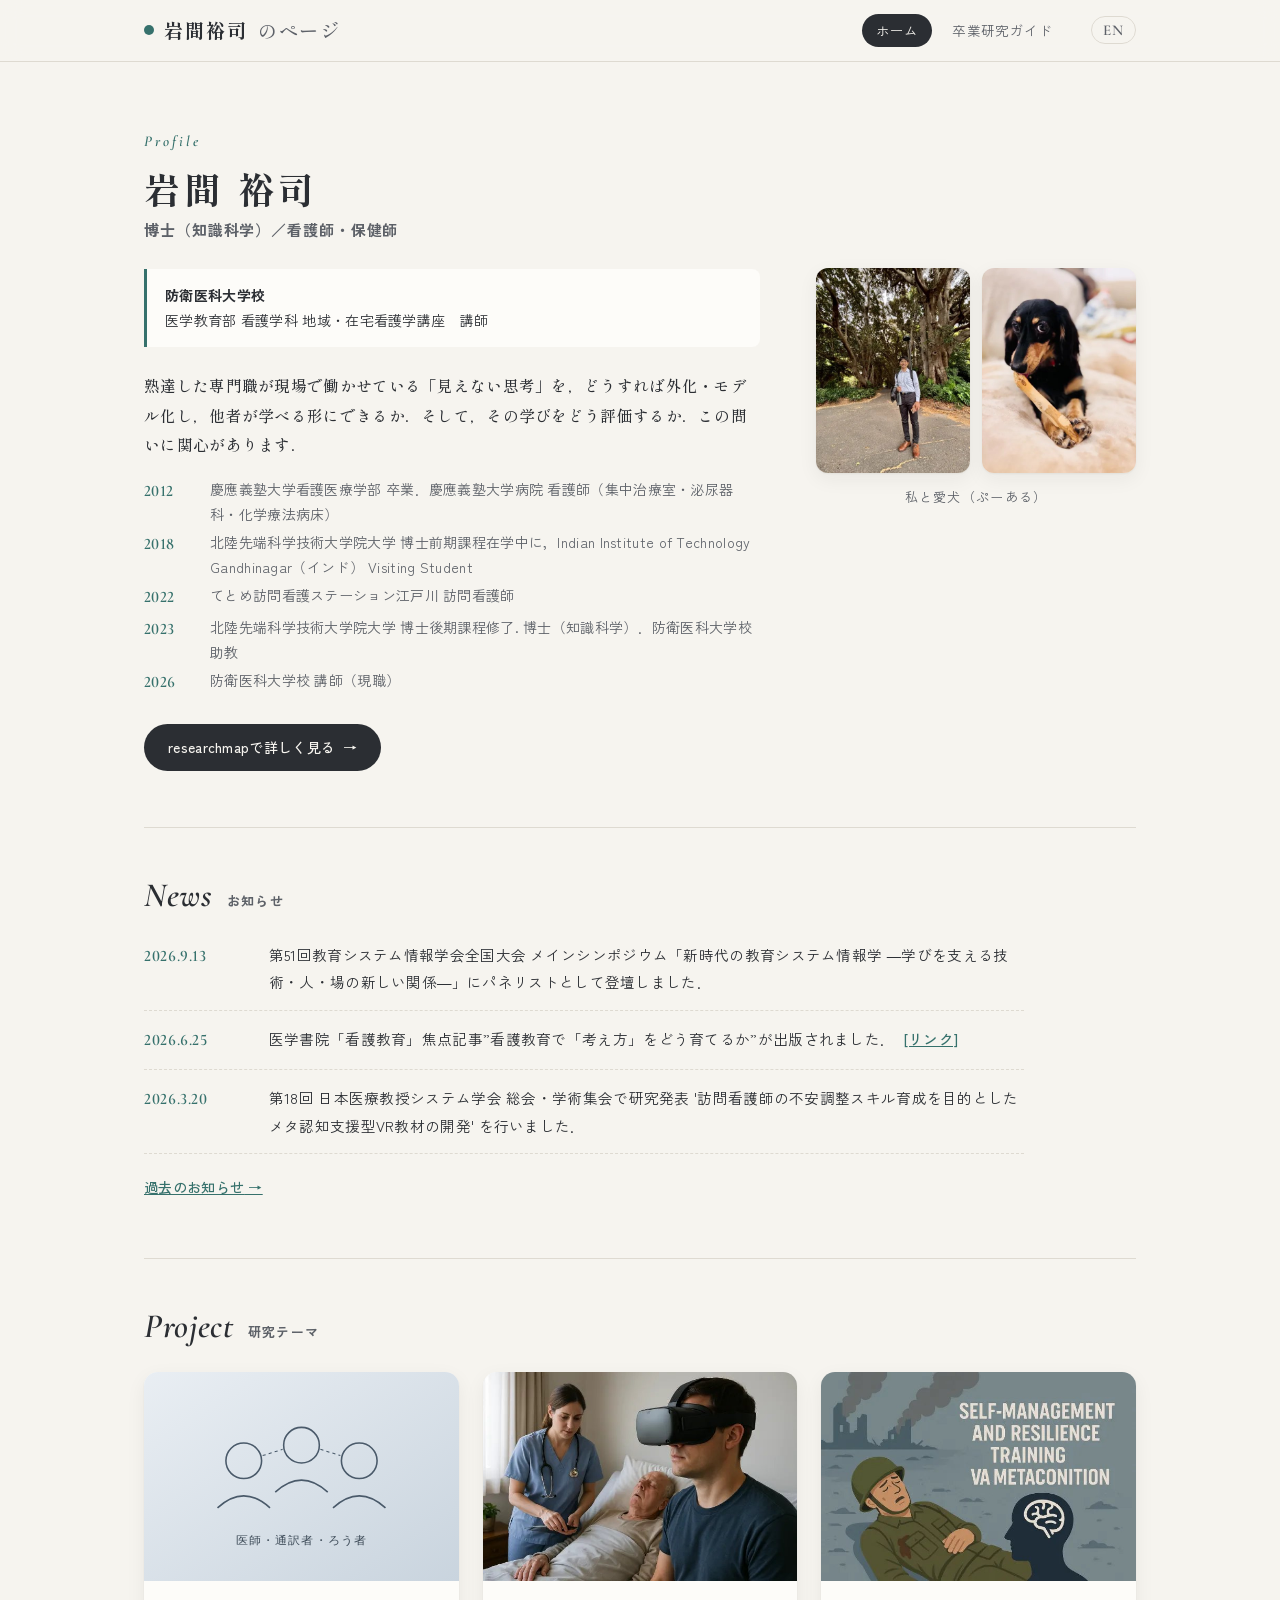
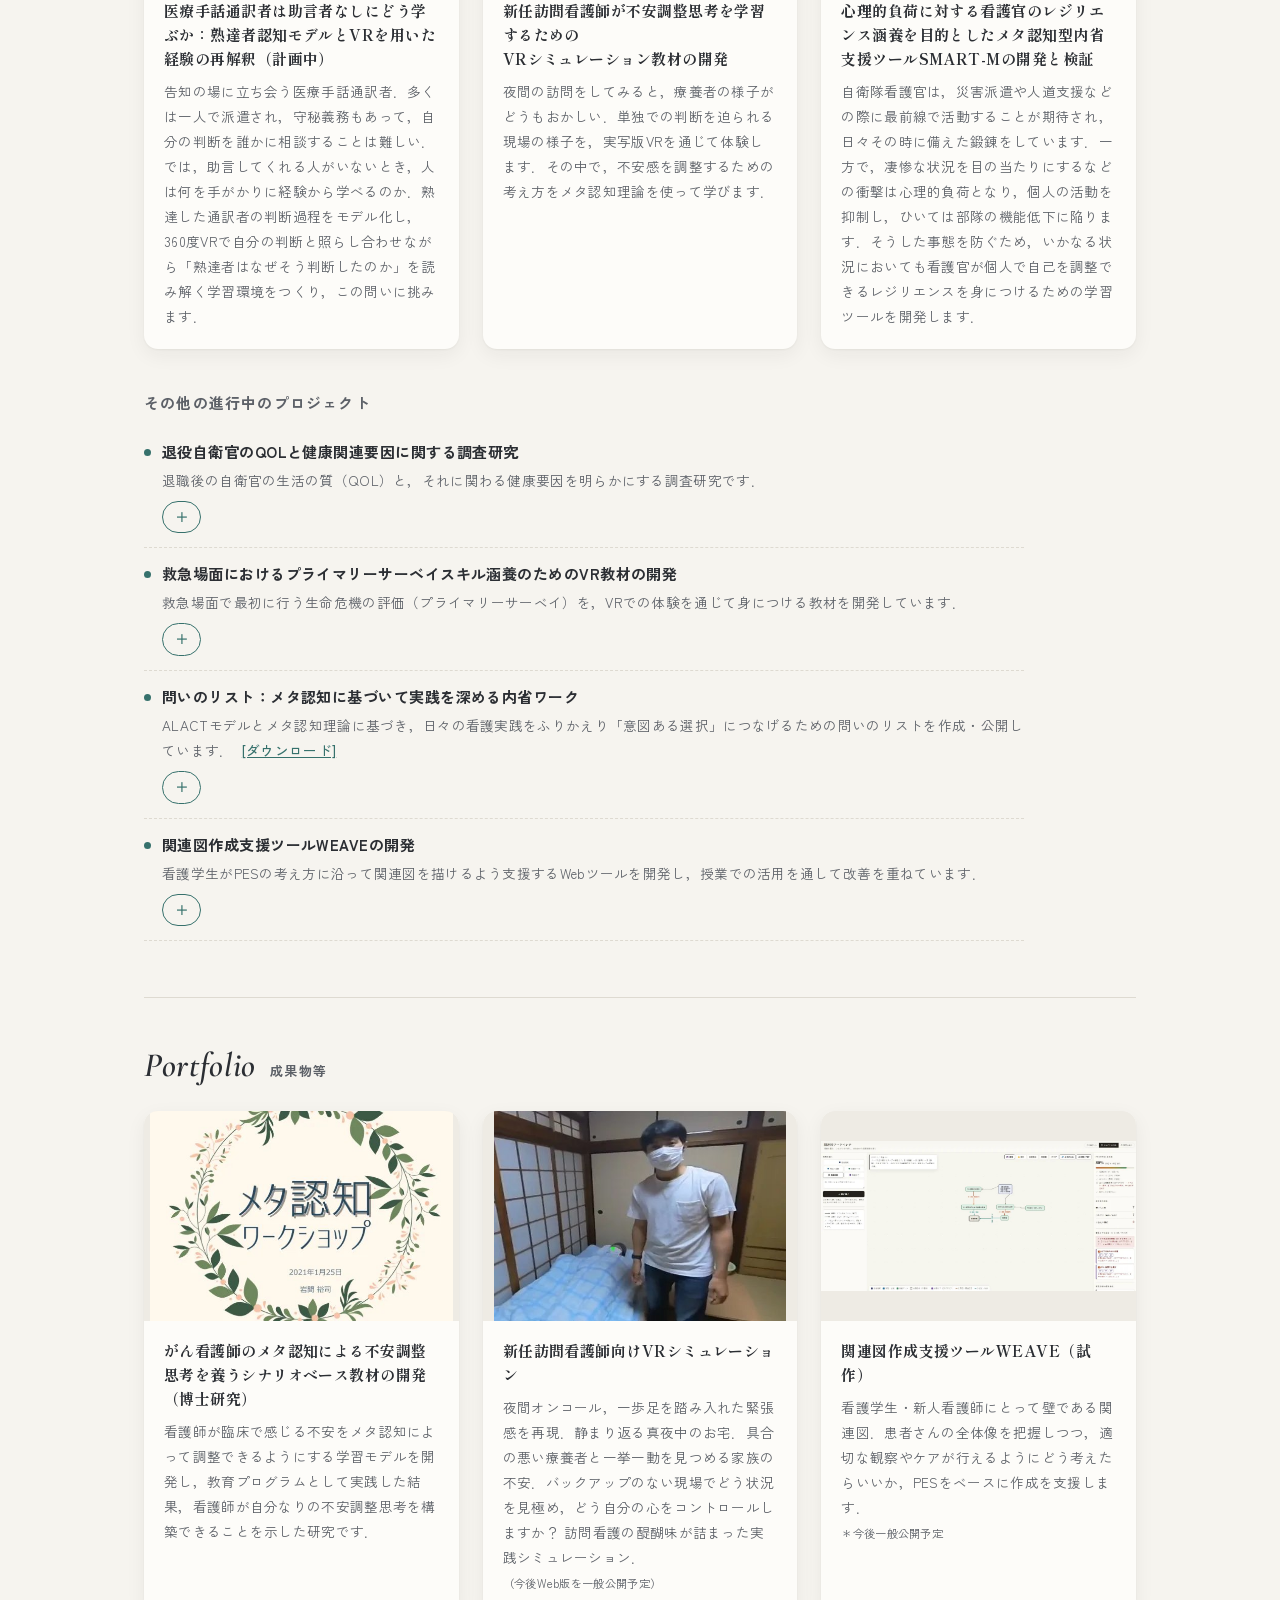
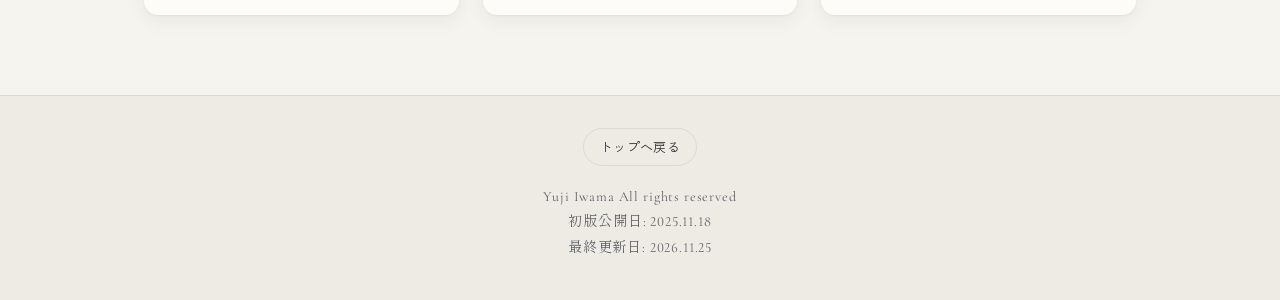
<file: index.html>
<!doctype html>
<html lang="ja">
<head>
  <meta charset="utf-8">
  <meta name="viewport" content="width=device-width, initial-scale=1">
  <title>岩間裕司のページ</title>
  <meta name="description" content="知識科学系 看護研究者">
  <meta property="og:title" content="岩間裕司のページ">
  <meta property="og:description" content="知識科学系 看護研究者">
  <meta property="og:type" content="website">
  <meta property="og:site_name" content="岩間 裕司">
  <!-- 独自ドメインにしたら，下の https://yujiwa.pages.dev をすべて新しいドメインに書き換える -->
  <meta property="og:url" content="https://yujiwa.pages.dev/">
  <meta property="og:image" content="https://yujiwa.pages.dev/images/profile.jpg">
  <meta name="twitter:card" content="summary_large_image">
  <link rel="canonical" href="https://yujiwa.pages.dev/">
  <link rel="alternate" hreflang="ja" href="https://yujiwa.pages.dev/">
  <link rel="alternate" hreflang="en" href="https://yujiwa.pages.dev/en">
  <link rel="alternate" hreflang="x-default" href="https://yujiwa.pages.dev/">
  <link rel="preconnect" href="https://fonts.googleapis.com">
  <link rel="preconnect" href="https://fonts.gstatic.com" crossorigin>
  <link rel="stylesheet" href="https://fonts.googleapis.com/css2?family=Cormorant+Garamond:ital,wght@0,500;0,600;1,500;1,600&family=Shippori+Mincho:wght@500;700&family=Zen+Kaku+Gothic+New:wght@400;500;700&display=swap">
  <link rel="stylesheet" href="style.css">
</head>
<body id="top">

  <header class="site-header">
    <div class="site-header__inner">
      <a class="site-title" href="index.html">岩間裕司<span>のページ</span></a>
      <nav class="gnav" aria-label="サイト内メニュー">
      <a href="index.html" aria-current="page">ホーム</a>
      <!-- <a href="metacognition.html">メタ認知による不安調整とは？</a> -->
      <a href="sotsuken/">卒業研究ガイド</a>
      </nav>
      <a class="lang" href="en.html" lang="en" hreflang="en" title="English">EN</a>
    </div>
  </header>

  <main class="wrap">

    <!-- ========== プロフィール（ここは直接書き換え） ========== -->
    <section class="intro">
      <div class="profile">
        <span class="label">Profile</span>
        <h1 class="name">岩間 裕司</h1>
        <p class="role">博士（知識科学）／看護師・保健師</p>

        <p class="affil">
          <strong>防衛医科大学校</strong><br>
          医学教育部 看護学科 地域・在宅看護学講座　講師
        </p>

        <p class="interest">熟達した専門職が現場で働かせている「見えない思考」を，どうすれば外化・モデル化し，他者が学べる形にできるか．そして，その学びをどう評価するか．この問いに関心があります．</p>

        <!-- 経歴：年ごとに1行 -->
        <ul class="career">
          <li><time>2012</time><span>慶應義塾大学看護医療学部 卒業．慶應義塾大学病院 看護師（集中治療室・泌尿器科・化学療法病床）</span></li>
          <li><time>2018</time><span>北陸先端科学技術大学院大学 博士前期課程在学中に，Indian Institute of Technology Gandhinagar（インド） Visiting Student</span></li>
          <li><time>2022</time><span>てとめ訪問看護ステーション江戸川 訪問看護師</span></li>
          <li><time>2023</time><span>北陸先端科学技術大学院大学 博士後期課程修了. 博士（知識科学）．防衛医科大学校 助教</span></li>
          <li><time>2026</time><span>防衛医科大学校 講師（現職）</span></li>
        </ul>
       
        <!-- ↓ researchmapのご自身のURL -->
        <a class="btn" href="https://researchmap.jp/yujiwa" target="_blank" rel="noopener">researchmapで詳しく見る</a>
      </div>

      <figure class="photos">
        <img src="images/profile.jpg" alt="岩間裕司" width="450" height="600" fetchpriority="high">
        <img src="images/pooaru.jpg" alt="愛犬ぷーある" width="450" height="600">
        <figcaption>私と愛犬（ぷーある）</figcaption>
      </figure>
    </section>

    <!-- ========== 以下の中身は content.js で編集 ========== -->
    <section class="block">
      <div class="block-head"><h2>News</h2><p class="sub">お知らせ</p></div>
      <ul class="news" id="news-top"></ul>
      <a class="more" id="past-link" href="news.html">過去のお知らせ</a>
    </section>

    <section class="block">
      <div class="block-head"><h2>Project</h2><p class="sub">研究テーマ</p></div>
      <div class="cards" id="projects"></div>
      <h3 class="list-head">その他の進行中のプロジェクト</h3>
      <p class="list-lead" id="other-lead"></p>
      <ul class="project-list" id="other-projects"></ul>
    </section>

    <section class="block">
      <div class="block-head"><h2>Portfolio</h2><p class="sub">成果物等</p></div>
      <div class="cards" id="portfolio"></div>
    </section>

  </main>

  <footer>
    <a class="top" href="#top">トップへ戻る</a>
    <p>Yuji Iwama All rights reserved</p>
    <p>初版公開日: 2025.11.18</p>
    <p>最終更新日: <span class="last-updated"></span></p>
  </footer>

  <script src="content.js"></script>
  <script src="render.js"></script>
</body>
</html>
</file>
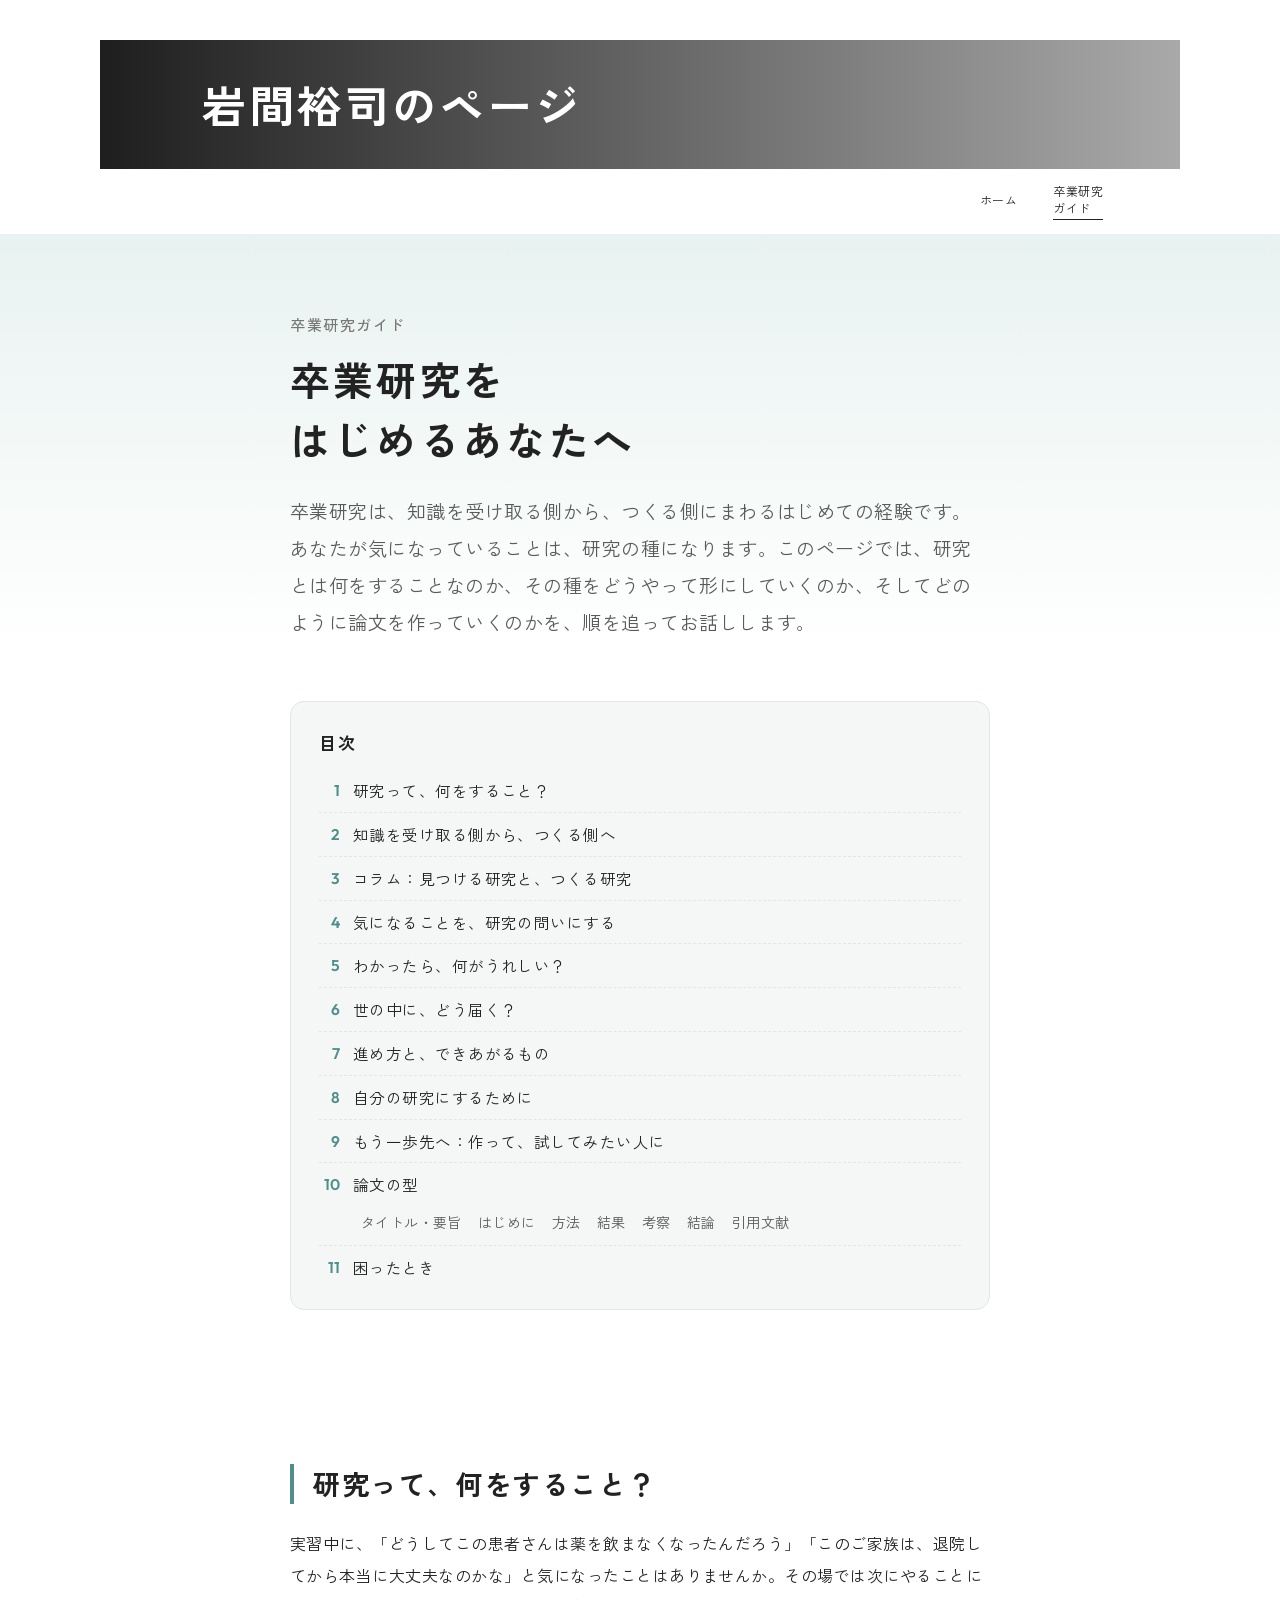
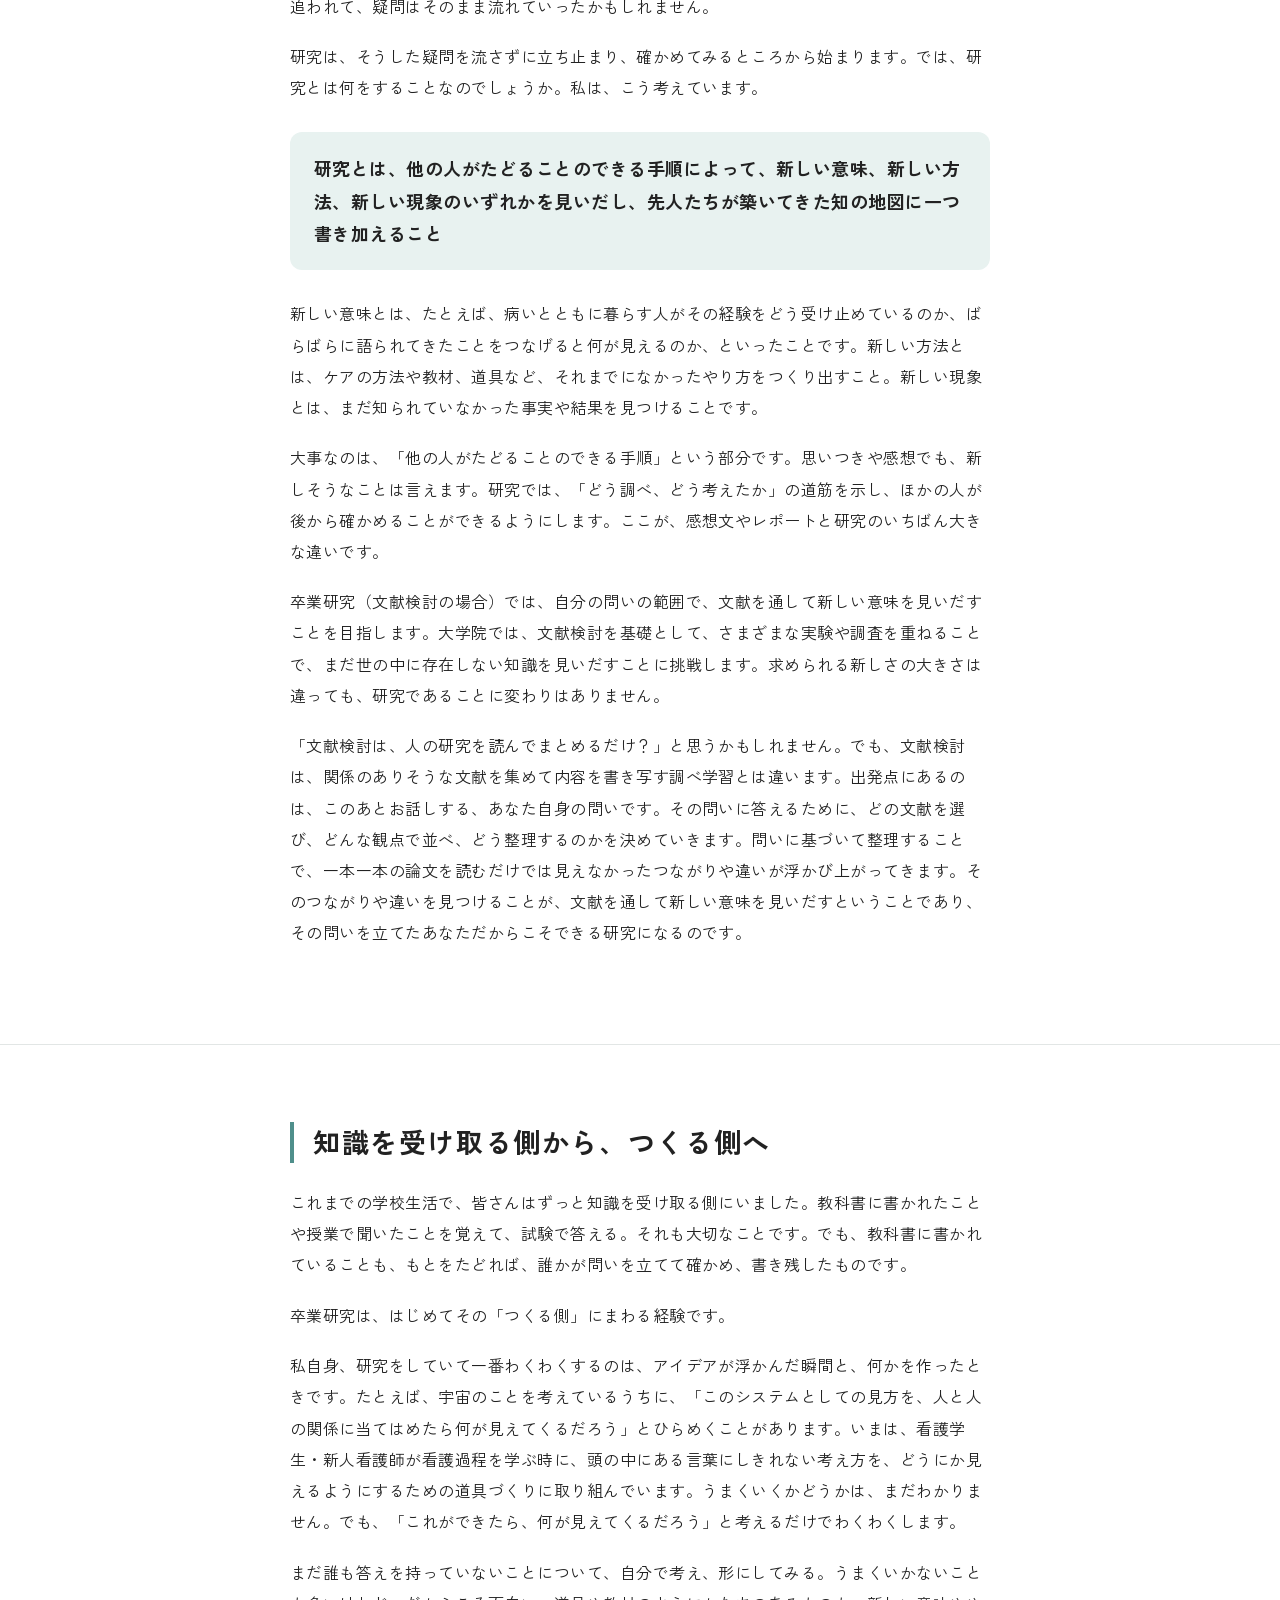
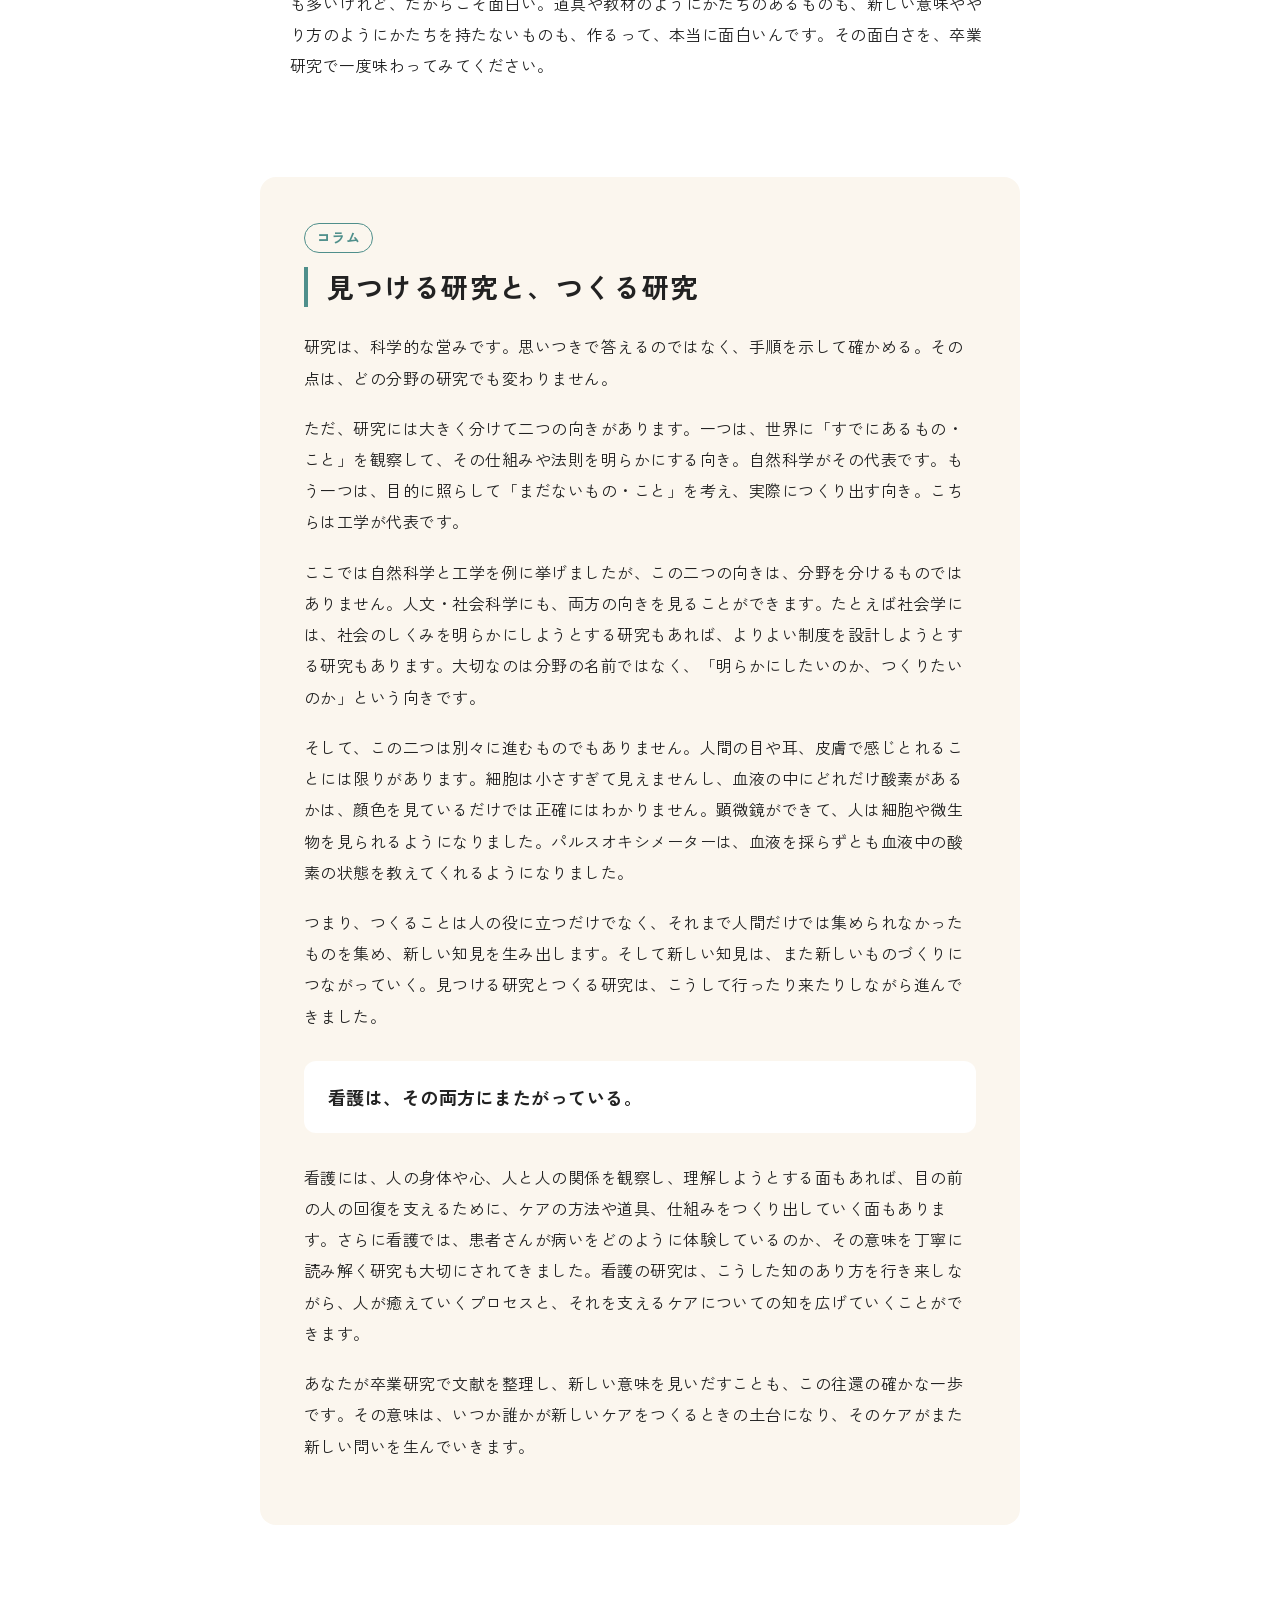
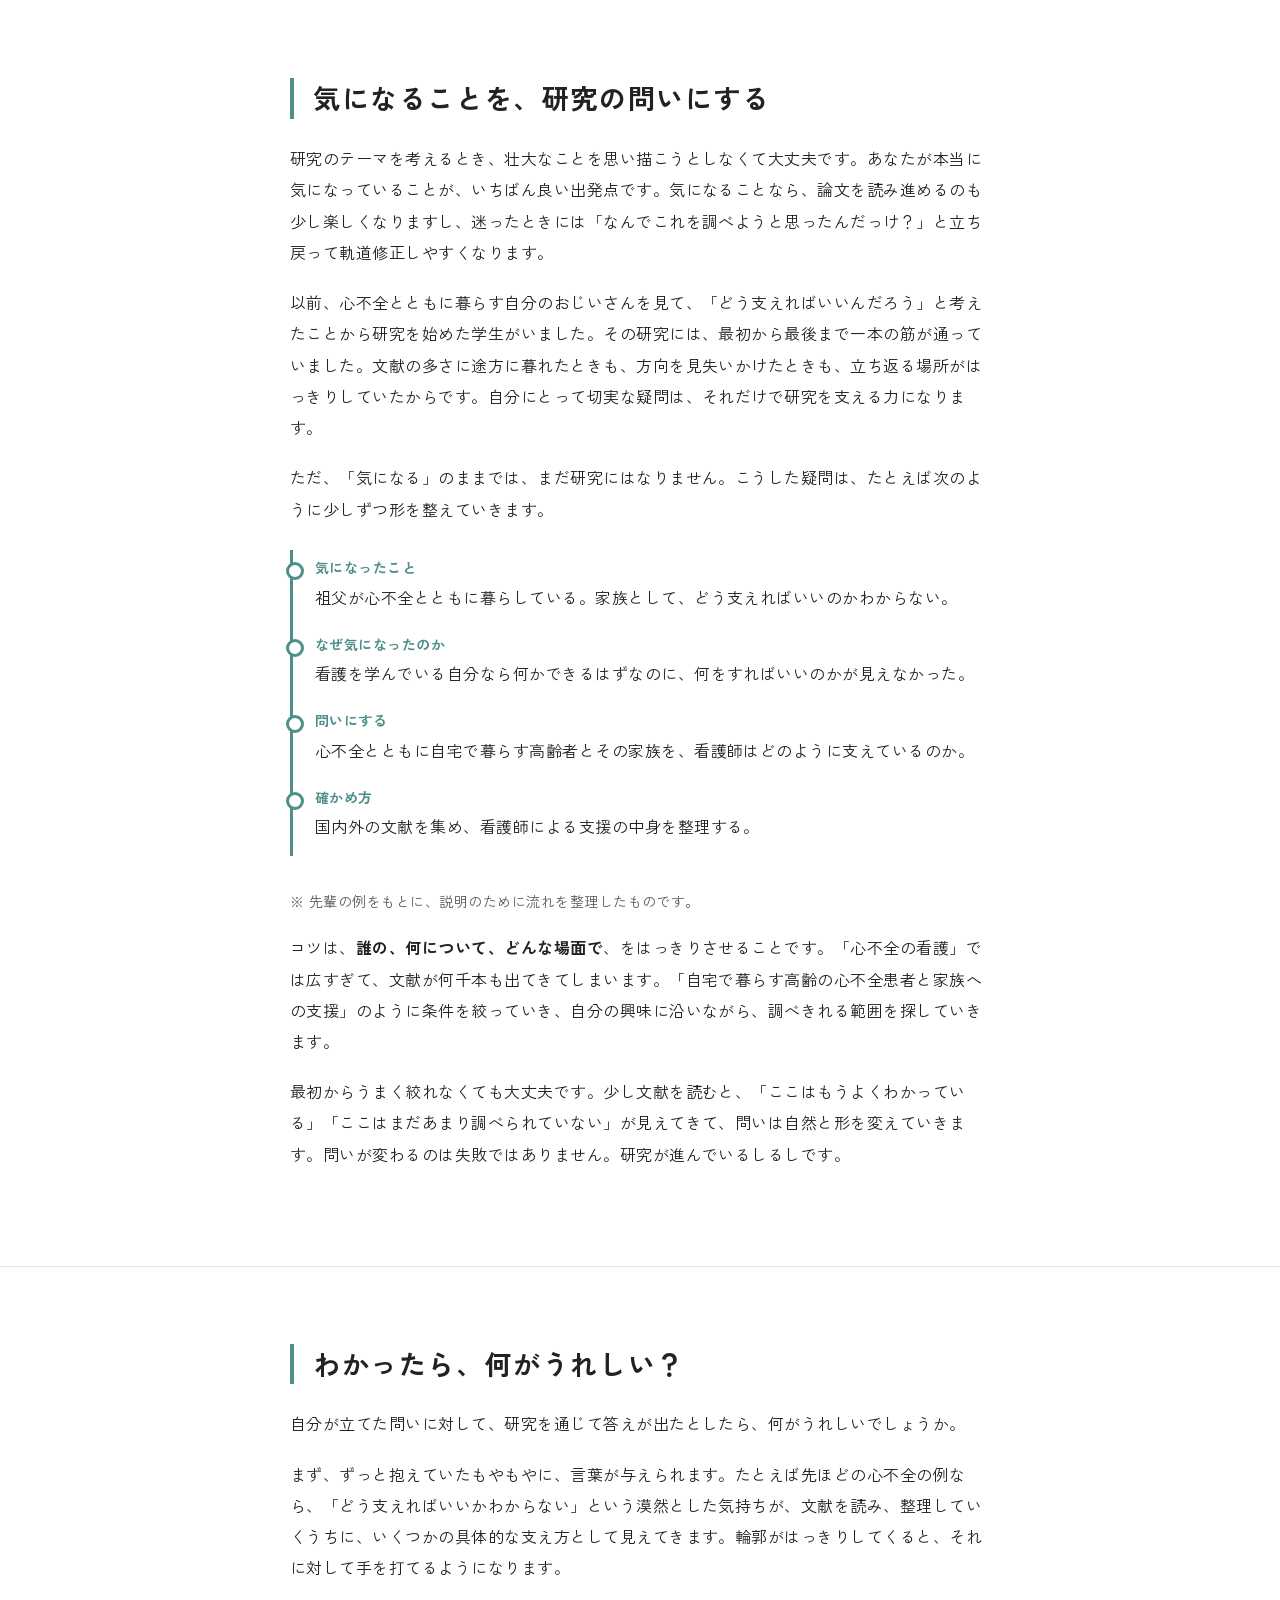
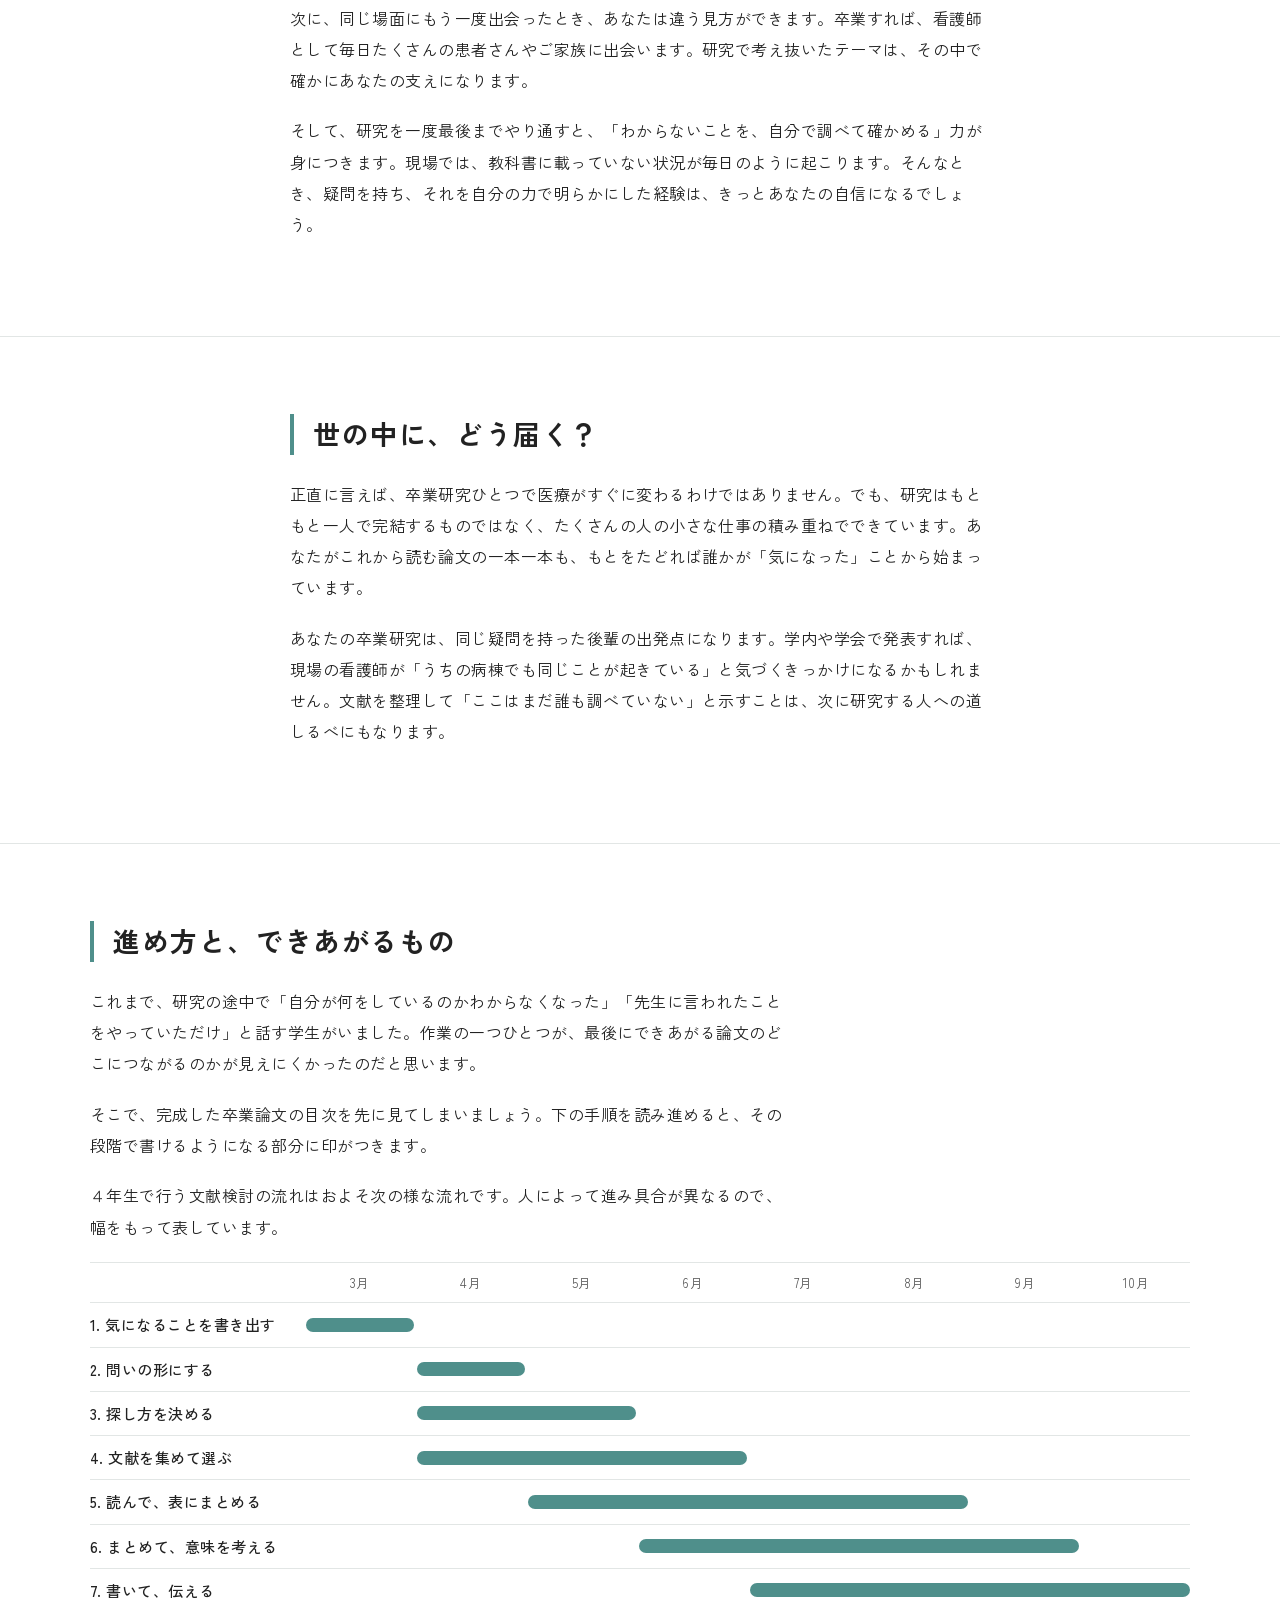
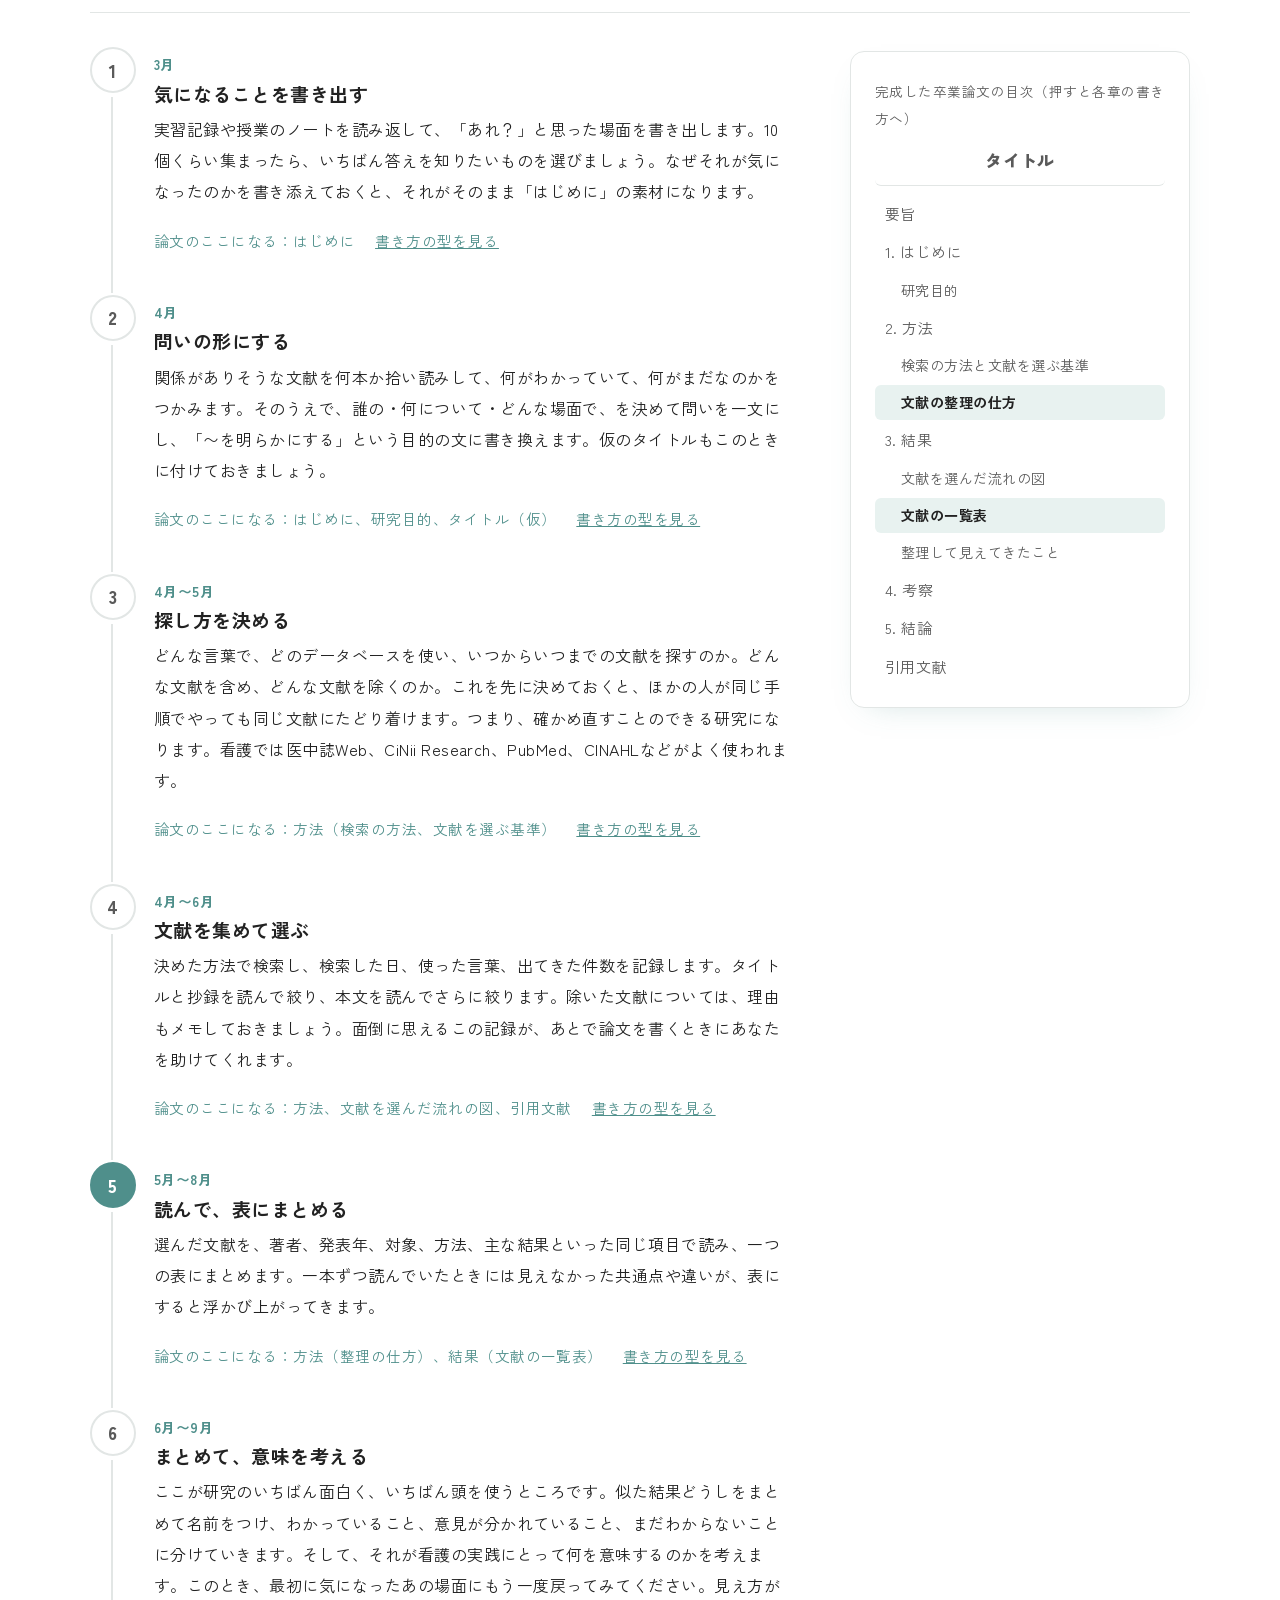
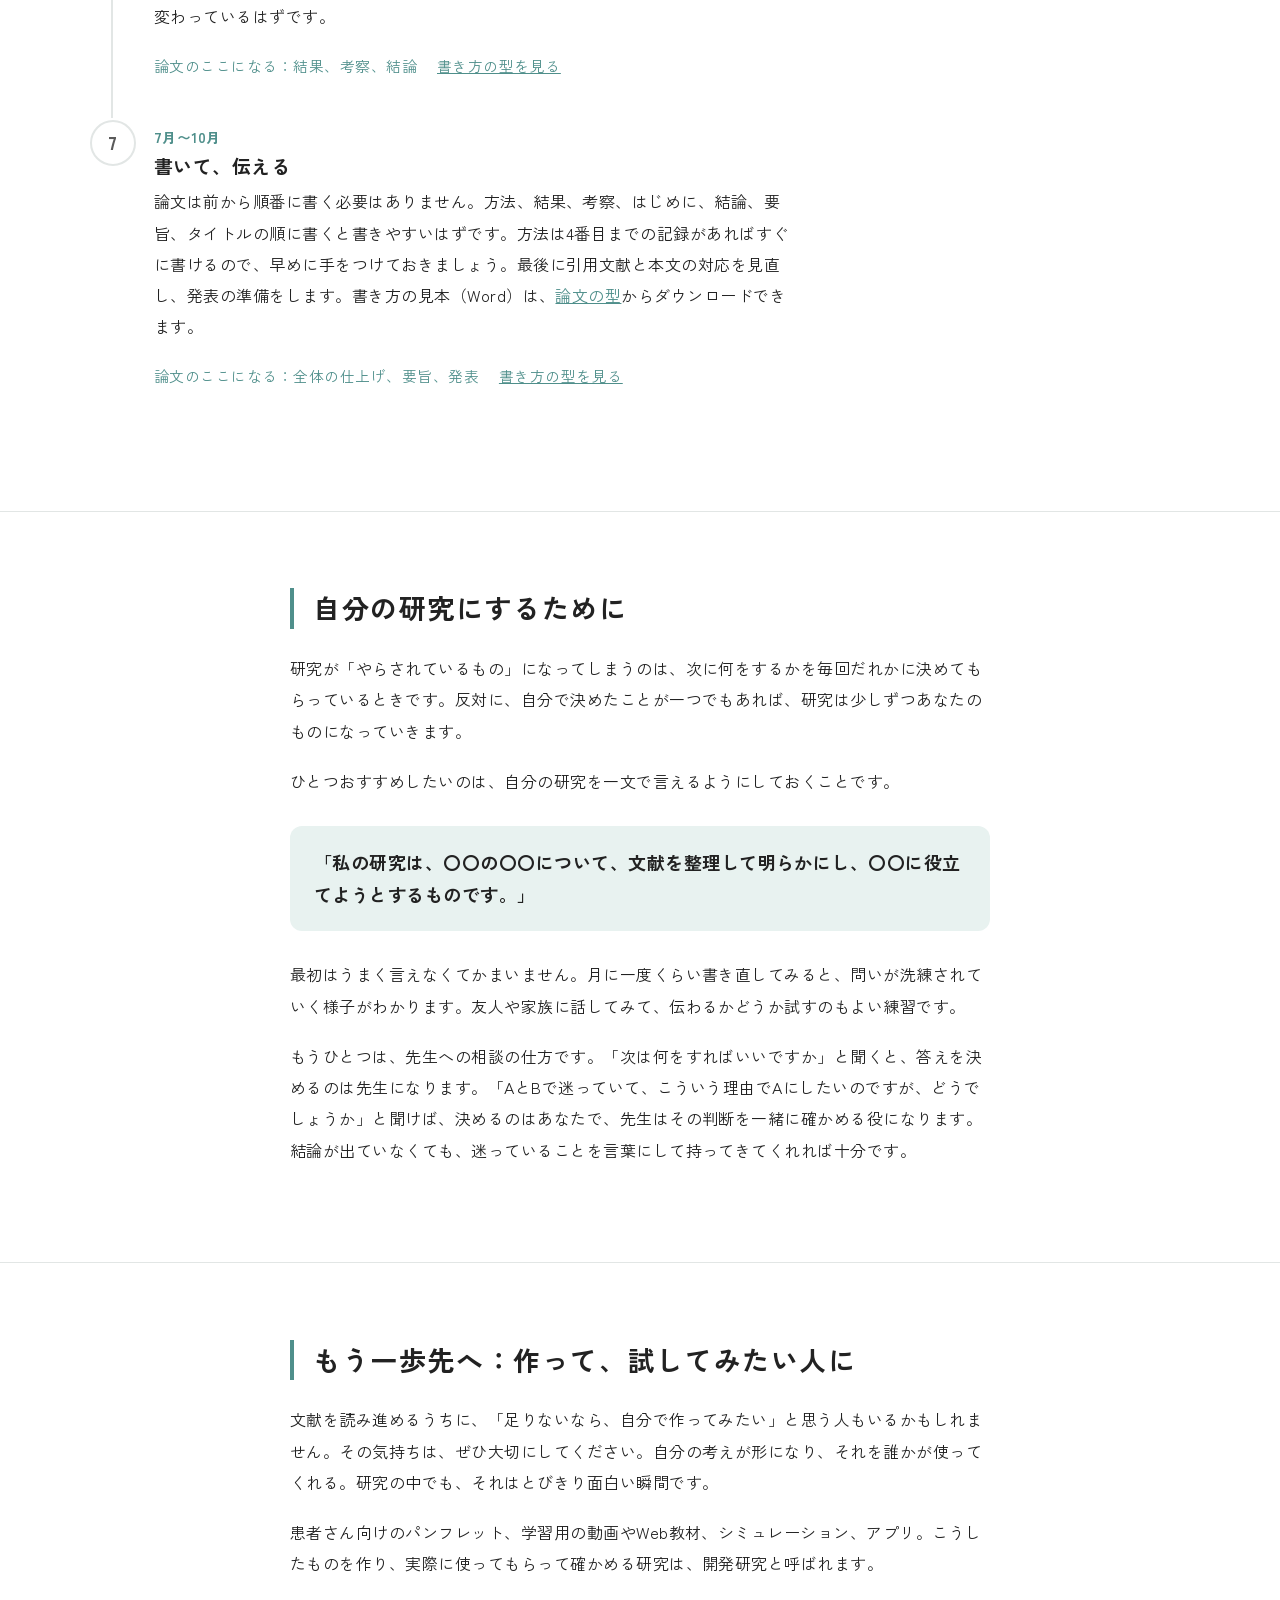
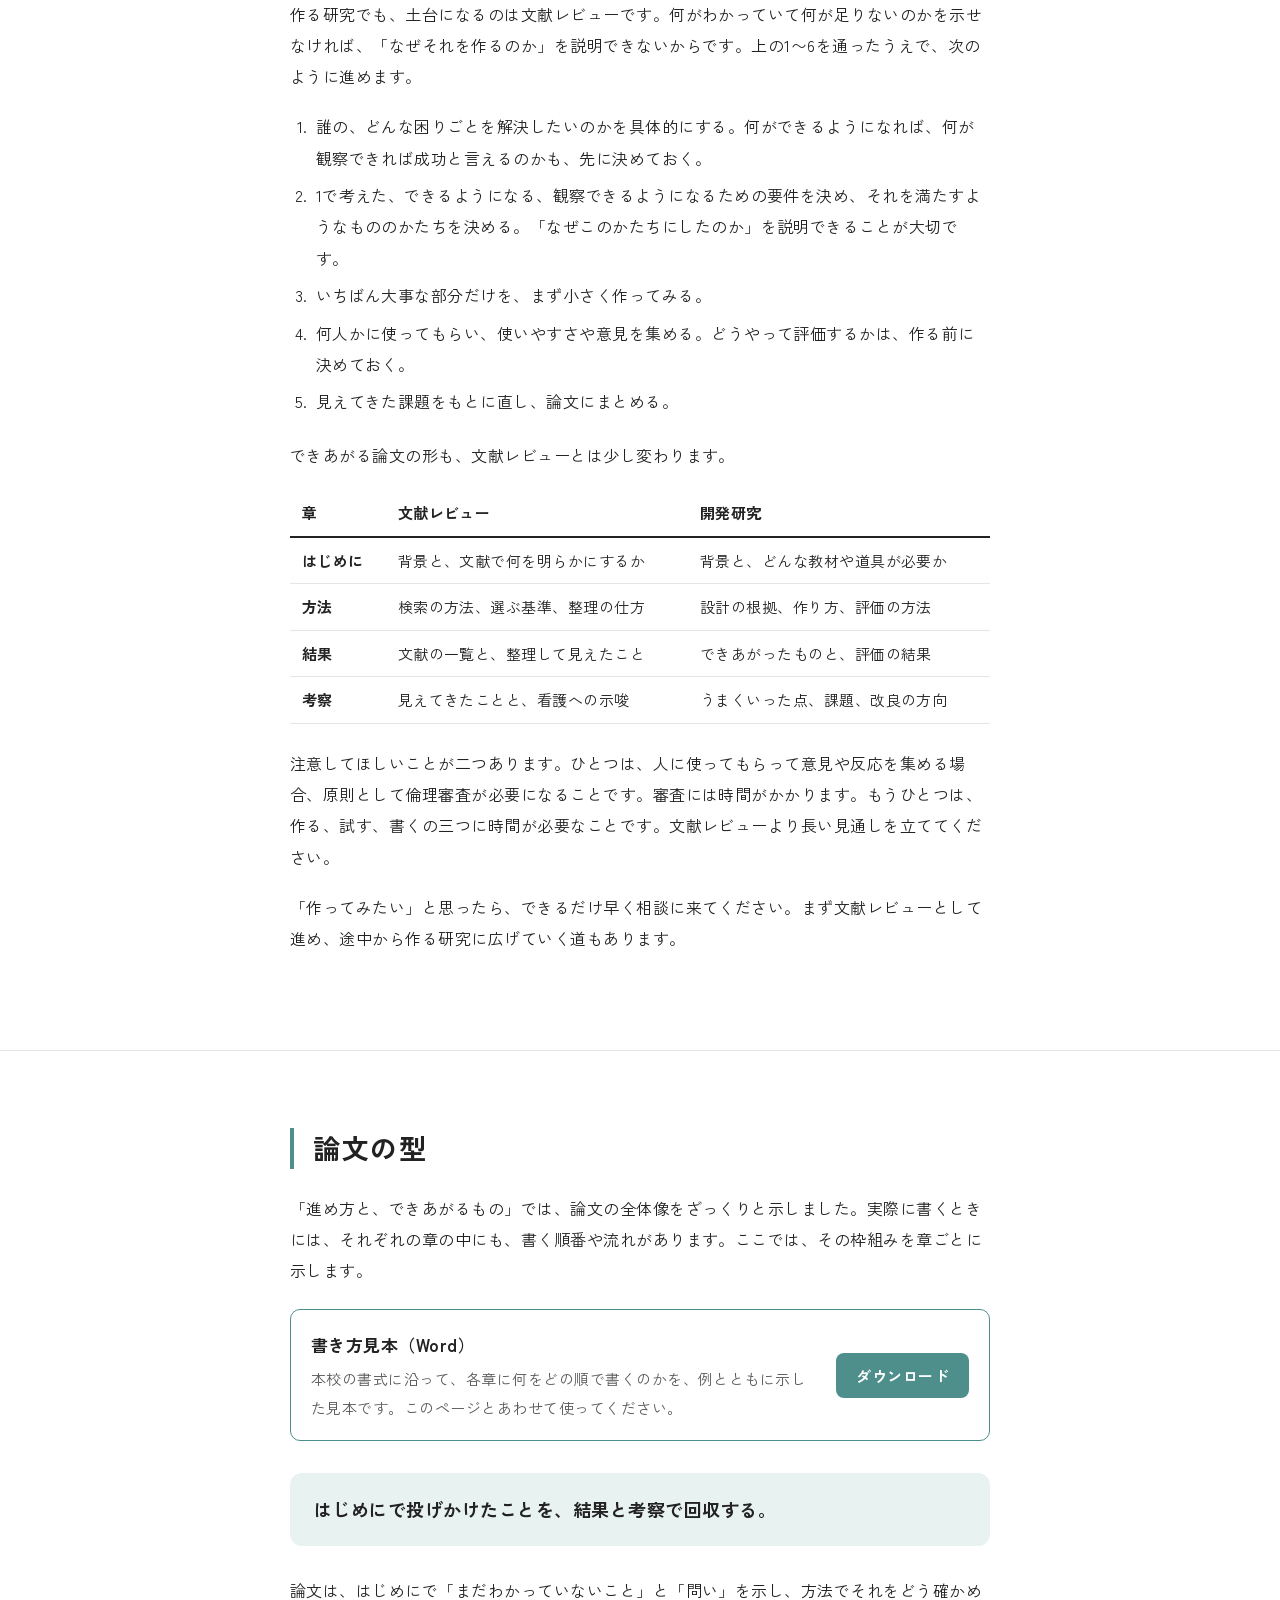
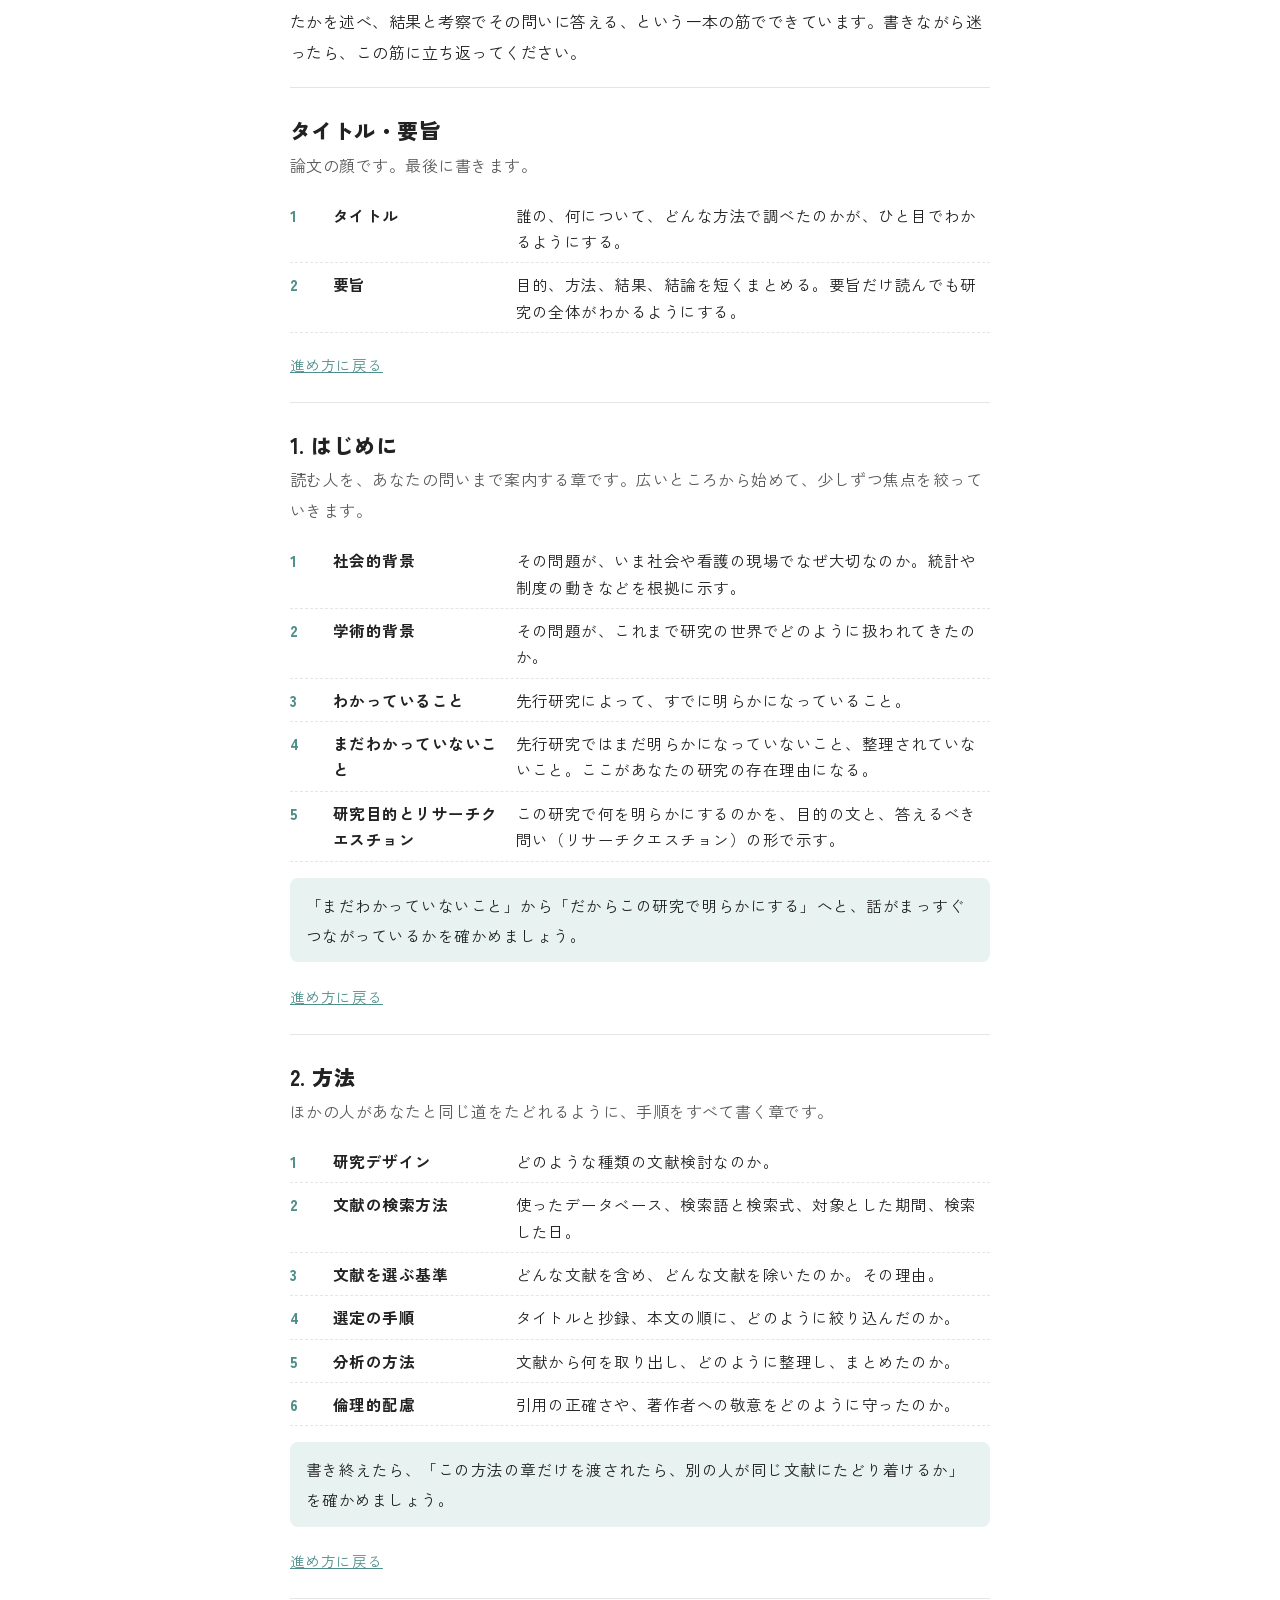
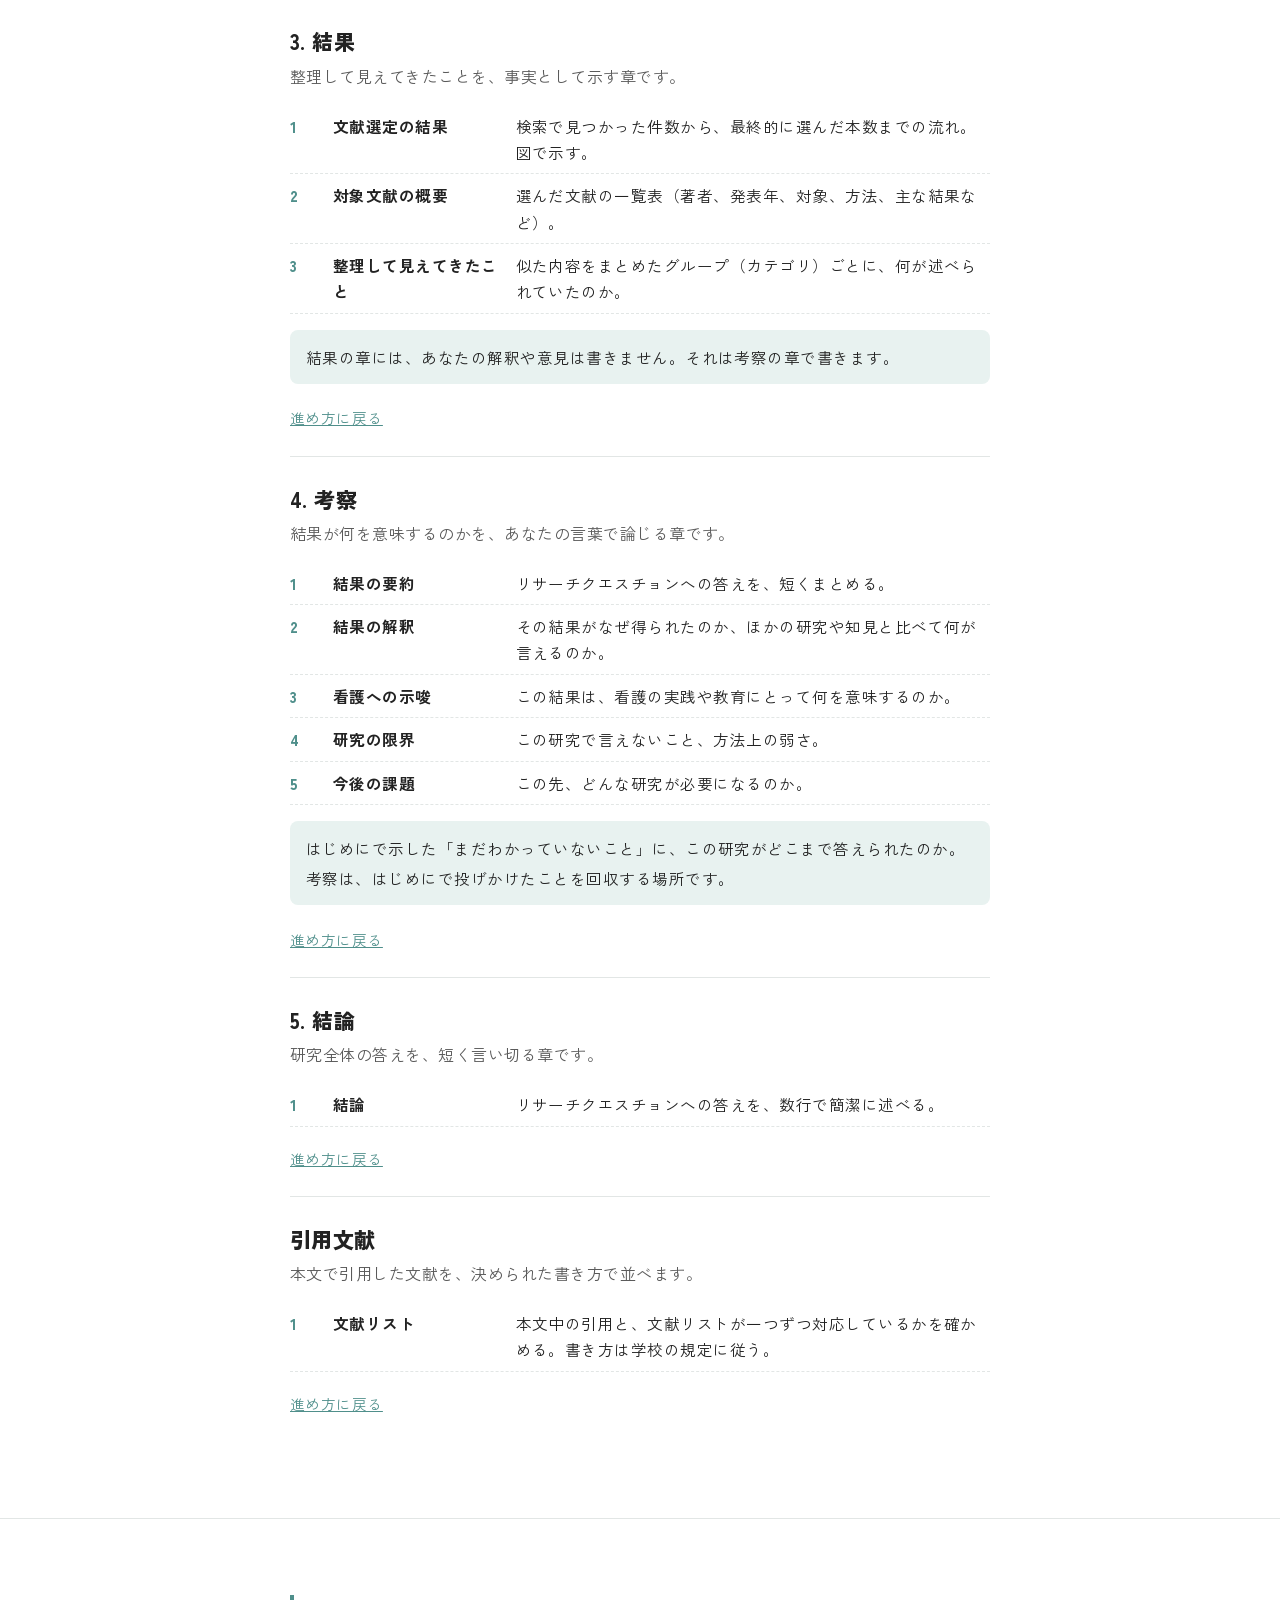
<file: sotsuken/index.html>
<!DOCTYPE html>
<html lang="ja">
<head>
<meta charset="utf-8">
<meta name="viewport" content="width=device-width, initial-scale=1">
<title>卒業研究をはじめるあなたへ | 岩間裕司のページ</title>
<meta name="description" content="看護学生向けの卒業研究ガイド。研究とは何をすることなのか、気になることをどう研究の形にし、どのように論文を作っていくのか。">
<link rel="preconnect" href="https://fonts.googleapis.com">
<link rel="preconnect" href="https://fonts.gstatic.com" crossorigin>
<link href="https://fonts.googleapis.com/css2?family=Zen+Kaku+Gothic+New:wght@400;500;700;900&family=Outfit:wght@500;600&display=swap" rel="stylesheet">
<style>
/* VOICE: 教員がゼミの最初に語りかける読み物。です・ます調、落ち着いて、少しわくわく。
   IDEA: 一冊の小冊子。読み進めると、最後にできあがる論文の姿が見えてくる。
   PICTURE: 進め方の章で、読み進めるにつれて論文の目次に印がつく見本。
   COLOUR and TYPE: ホームページに合わせ白地に墨色。差し色はやわらかな青緑。Zen Kaku Gothic New＋Outfit。
   LAYOUT: 一段組みの読み物。進め方の章だけ二段にして、右に論文の目次を固定。 */
:root{color-scheme:light;
--bg:#ffffff;--ink:#222;--sub:#5a5a5a;
--acc:#4f8f8b;--accbg:#e8f2f0;--line:#e2e6e5;--soft:#f4f7f6;--warm:#fbf6ee}
*{box-sizing:border-box;min-width:0}
body{margin:0;background:var(--bg);color:var(--ink);font:16px/1.95 "Zen Kaku Gothic New","Hiragino Sans","Hiragino Kaku Gothic ProN","Yu Gothic Medium","YuGothic","Meiryo",sans-serif;overflow-x:clip;letter-spacing:.03em;-webkit-font-smoothing:antialiased}
html{scroll-padding-top:20px;scroll-behavior:smooth}
@media(prefers-reduced-motion:reduce){html{scroll-behavior:auto}*{transition:none!important}}
:focus-visible{outline:3px solid var(--acc);outline-offset:2px}
.band{padding:clamp(36px,6vw,80px) max(5vw,18px)}
.col{max-width:700px;margin:0 auto}
.wide{max-width:1100px;margin:0 auto}
h1,h2,h3{line-height:1.35;text-wrap:balance;margin:0}
h1{font-size:clamp(28px,4.2vw,40px);font-weight:700;letter-spacing:.08em;line-height:1.5}
h2{font-size:clamp(22px,2.8vw,27px);font-weight:700;letter-spacing:.06em;margin:0 0 .9em;padding-left:.7em;border-left:4px solid var(--acc);line-height:1.5}
h3{font-size:19px;font-weight:700}
p{margin:0 0 1.2em}
a{color:var(--acc)}
.lead{font-size:clamp(17px,2vw,19px);color:var(--sub);margin-top:1.2em}
.intro{background:linear-gradient(180deg,var(--accbg),#fff 90%);padding-bottom:clamp(20px,3vw,40px)}
.kick{font-family:Outfit,'Zen Kaku Gothic New',sans-serif;font-size:15px;color:#777;font-weight:500;letter-spacing:.1em;margin-bottom:.6em}
section+section{border-top:1px solid var(--line)}
.ex{margin:1.6em 0 2em;padding:0;list-style:none;border-left:3px solid var(--acc)}
.ex li{padding:4px 0 14px 22px;position:relative}
.ex li span{display:block;font-size:14px;color:var(--acc);font-weight:700}
.ex li::before{content:"";position:absolute;left:-7.5px;top:12px;width:12px;height:12px;border-radius:50%;background:var(--bg);border:3px solid var(--acc)}
.note{font-size:14px;color:var(--sub)}
.column{background:var(--warm);border-radius:16px;padding:clamp(24px,4vw,44px)!important;max-width:760px}
.column .lab{display:inline-block;font-size:14px;font-weight:700;color:var(--acc);border:1.5px solid var(--acc);border-radius:999px;padding:0 12px;margin-bottom:14px}
.column h2{font-size:clamp(22px,2.8vw,27px)}
.column .quote{background:#fff}
.quote{font-size:18px;font-weight:700;background:var(--accbg);border-radius:12px;padding:20px 24px;margin:1.6em 0;line-height:1.8}

/* steps + outline */
.flow{display:grid;grid-template-columns:minmax(0,1fr) 340px;gap:56px;align-items:start}
.ol a{color:inherit;text-decoration:none;display:block}
.ol a:hover{text-decoration:underline}
.goes a{margin-left:.3em;white-space:nowrap}
.fb{border-top:1px solid var(--line);padding:28px 0 22px}
.fb h3{font-size:21px;font-weight:900}
.fl{color:var(--sub);margin:.3em 0 .8em}
.fi{list-style:none;counter-reset:f;padding:0;margin:0 0 1em}
.fi li{counter-increment:f;display:grid;grid-template-columns:2em minmax(0,11em) minmax(0,1fr);gap:4px 12px;padding:8px 0;border-bottom:1px dashed var(--line);font-size:15.5px;line-height:1.7}
.fi li::before{content:counter(f);font-weight:900;color:var(--acc)}
.fi b{font-weight:700}
@media(max-width:600px){.fi li{grid-template-columns:2em minmax(0,1fr)}.fi li span{grid-column:2}}
.tip{background:var(--accbg);border-radius:8px;padding:12px 16px;font-size:15.5px}
.back{font-size:14.5px}
.fb:target{scroll-margin-top:70px}
.dl{display:grid;grid-template-columns:minmax(0,1fr) auto;gap:6px 20px;align-items:center;border:1.5px solid var(--acc);border-radius:10px;padding:18px 20px;margin:1.4em 0 2em}
.dl b{font-size:17px}
.dl p{margin:.2em 0 0;font-size:15px;color:var(--sub)}
.dl .btn{text-decoration:none;display:inline-flex;align-items:center;font:inherit;font-weight:700;font-size:15px;min-height:44px;padding:8px 20px;border-radius:8px;border:0;background:var(--acc);color:#fff;cursor:pointer}
.dl .btn:disabled{opacity:.5;cursor:default}
.dlmsg{grid-column:1/-1;min-height:0}
@media(max-width:600px){.dl{grid-template-columns:minmax(0,1fr)}}
.toc-band{padding-top:0}
.toc{background:var(--soft);border:1px solid var(--line);border-radius:14px;padding:24px 28px 20px}
.toc-h{font-weight:700;font-size:17px;margin:0 0 10px;letter-spacing:.1em}
.toc ol{list-style:none;counter-reset:t;margin:0;padding:0}
.toc>ol>li{counter-increment:t;border-top:1px dashed var(--line)}
.toc>ol>li:first-child{border-top:0}
.toc>ol>li>a{display:flex;gap:12px;padding:9px 0;color:var(--ink);text-decoration:none;font-size:15.5px;line-height:1.6}
.toc>ol>li>a::before{content:counter(t);font-family:Outfit,sans-serif;color:var(--acc);font-weight:600;min-width:1.4em;text-align:right}
.toc a:hover{color:var(--acc)}
.toc-sub{padding:0 0 8px 2.6em!important;display:flex;flex-wrap:wrap;gap:2px 16px}
.toc-sub a{font-size:14px;color:var(--sub);text-decoration:none}
.totoc{position:fixed;right:16px;bottom:16px;z-index:10;width:56px;height:56px;border-radius:50%;background:var(--acc);color:#fff;display:grid;place-items:center;font-size:13px;font-weight:700;text-decoration:none;box-shadow:0 6px 18px -6px rgba(0,0,0,.35);opacity:0;pointer-events:none;transition:opacity .2s}
.totoc.show{opacity:1;pointer-events:auto}
@media(max-width:600px){.toc{padding:18px 18px 14px}.toc-sub{padding-left:2.2em!important}}
.when{font-size:14px;font-weight:700;color:var(--acc);margin:0 0 2px}
.gantt{margin:6px 0 2.4em;border-top:1px solid var(--line)}
.g-row{display:grid;grid-template-columns:200px minmax(0,1fr);gap:16px;align-items:center;border-bottom:1px solid var(--line);padding:7px 0}
.g-name{font-size:15px;font-weight:500}
.g-track{display:grid;grid-template-columns:repeat(8,minmax(0,1fr));gap:3px;align-items:center;min-height:18px}
.g-head .g-track span{font-size:13px;color:var(--sub);text-align:center;white-space:nowrap}
.g-bar{height:14px;border-radius:7px;background:var(--acc)}
@media(max-width:600px){.g-row{grid-template-columns:minmax(0,1fr);gap:4px}.g-head .g-name{display:none}.g-head .g-track span{font-size:11.5px}}
.steps{list-style:none;margin:0;padding:0;counter-reset:s}
.steps>li{counter-increment:s;padding:0 0 44px 64px;position:relative}
.steps>li::before{content:counter(s);position:absolute;left:0;top:-4px;width:42px;height:42px;border-radius:50%;border:2px solid var(--line);display:grid;place-items:center;font-weight:900;font-size:18px;color:var(--sub);transition:.25s}
.steps>li::after{content:"";position:absolute;left:21px;top:46px;bottom:6px;width:2px;background:var(--line)}
.steps>li:last-child::after{display:none}
.steps>li.on::before{border-color:var(--acc);background:var(--acc);color:#fff}
.steps h3{margin-bottom:.4em}
.steps .goes{font-size:14.5px;color:var(--acc);margin:0}
.outline{position:sticky;top:90px;border:1px solid var(--line);border-radius:14px;padding:26px 24px 20px;background:var(--bg);box-shadow:0 12px 32px -20px rgba(79,143,139,.35)}
.outline .cap{font-size:13.5px;color:var(--sub);margin-bottom:12px}
.outline .tt{font-weight:900;text-align:center;font-size:17px;padding:4px 0 12px;border-bottom:1px solid var(--line);margin-bottom:10px}
.ol{list-style:none;margin:0;padding:0}
.ol li{font-size:15px;line-height:1.5;padding:7px 10px;border-radius:6px;margin:2px 0;color:var(--sub);transition:.25s}
.ol li.in{padding-left:26px;font-size:14px}
.ol li.on{background:var(--accbg);color:var(--ink);font-weight:700}
.ol li.tt.on{background:var(--accbg)}
@media(max-width:900px){.flow{grid-template-columns:minmax(0,1fr);gap:28px}.outline{position:static;box-shadow:none}}
@media(max-width:520px){.steps>li{padding-left:52px}.steps>li::before{width:36px;height:36px;font-size:16px}.steps>li::after{left:18px;top:40px}}

ol.plain{padding-left:1.4em;margin:0 0 1.4em}
ol.plain li{margin:.4em 0;padding-left:.2em}
table{border-collapse:collapse;width:100%;font-size:15px;margin:1em 0 1.6em;line-height:1.7}
th,td{text-align:left;padding:10px 12px;border-bottom:1px solid var(--line);vertical-align:top}
th{font-weight:700;border-bottom:2px solid var(--ink)}
td:first-child{font-weight:700;white-space:nowrap}
details{border-top:1px solid var(--line)}
details:last-of-type{border-bottom:1px solid var(--line)}
summary{cursor:pointer;font-weight:700;min-height:52px;display:flex;align-items:center;list-style:none}
summary::after{content:"+";margin-left:auto;font-size:22px;color:var(--sub);padding-left:12px}
details[open] summary::after{content:"−"}
summary::-webkit-details-marker{display:none}
details p{color:var(--ink)}
footer{color:var(--sub);font-size:14.5px}
@media(max-width:600px){body{font-size:16px}table{font-size:13.5px}.stack thead{display:none}.stack tr{display:grid;padding-block:10px;border-bottom:1px solid var(--line)}.stack td{display:flow-root;border:0;padding:3px 0;padding-inline-start:7.5em;text-align:start;white-space:normal}.stack td::before{content:attr(data-l);float:inline-start;width:7em;margin-inline-start:-7.5em;color:var(--sub);font-weight:400}.stack td:empty{display:none}}

/* サイト共通（ホームページと同じ） */
.site-hero{max-width:1080px;margin:40px auto 0;background:linear-gradient(90deg,#1e1e1e 0%,#6b6b6b 55%,#a9a9a9 100%);color:#fff;padding:36px 8%}
.site-hero h1{margin:0;font-size:clamp(28px,4.5vw,44px);font-weight:700;letter-spacing:.08em;line-height:1.3}
.site-hero h1 a{color:inherit;text-decoration:none}
.site-gnav{max-width:1080px;margin:0 auto;display:flex;justify-content:flex-end;align-items:center;gap:36px;padding:14px 6%;font-size:12px;line-height:1.4}
.site-gnav a{color:inherit;text-decoration:none;padding-bottom:2px;border-bottom:1px solid transparent}
.site-gnav a:hover,.site-gnav a[aria-current="page"]{border-bottom-color:var(--ink)}
.site-footer{max-width:1080px;margin:0 auto 40px;background:#222;color:#fff;text-align:center;padding:28px 20px 36px}
.site-footer .top{color:#fff;font-size:12px;text-decoration:none;display:inline-block;margin-bottom:28px}
.site-footer p{margin:0;font-family:Outfit,"Zen Kaku Gothic New",sans-serif;letter-spacing:.06em;font-size:14px;line-height:1.5}
@media(max-width:720px){.site-hero{margin-top:0;padding:28px 20px}.site-gnav{justify-content:center;gap:24px;padding:12px 16px}.site-footer{margin-bottom:0}}
</style>
<script>new MutationObserver(()=>{for(const c of document.querySelectorAll('.stack td:not([data-l])')){let i=0,p=c;while(p=p.previousElementSibling)i+=p.colSpan;c.dataset.l=c.closest('table').rows[0].cells[i]?.textContent||''}}).observe(document,{childList:true,subtree:true})</script>
</head>
<body id="top">

<header class="site-hero"><h1><a href="../index.html">岩間裕司のページ</a></h1></header>
<nav class="site-gnav" aria-label="サイト">
 <a href="../index.html">ホーム</a>
 <!-- <a href="../metacognition.html">メタ認知による<br>不安調整とは？</a> -->
 <a href="./" aria-current="page">卒業研究<br>ガイド</a>
</nav>

<div class="band intro">
 <div class="col">
  <div class="kick">卒業研究ガイド</div>
  <h1>卒業研究を<br>はじめるあなたへ</h1>
  <p class="lead">卒業研究は、知識を受け取る側から、つくる側にまわるはじめての経験です。あなたが気になっていることは、研究の種になります。このページでは、研究とは何をすることなのか、その種をどうやって形にしていくのか、そしてどのように論文を作っていくのかを、順を追ってお話しします。</p>
 </div>
</div>

<div class="band toc-band">
 <nav class="col toc" id="toc" aria-label="目次">
  <p class="toc-h">目次</p>
  <ol><li><a href="#what">研究って、何をすること？</a></li><li><a href="#make">知識を受け取る側から、つくる側へ</a></li><li><a href="#between">コラム：見つける研究と、つくる研究</a></li><li><a href="#seed">気になることを、研究の問いにする</a></li><li><a href="#joy">わかったら、何がうれしい？</a></li><li><a href="#world">世の中に、どう届く？</a></li><li><a href="#flow">進め方と、できあがるもの</a></li><li><a href="#own">自分の研究にするために</a></li><li><a href="#more">もう一歩先へ：作って、試してみたい人に</a></li><li><a href="#form">論文の型</a><ol class="toc-sub"><li><a href="#form-title">タイトル・要旨</a></li><li><a href="#form-intro">はじめに</a></li><li><a href="#form-method">方法</a></li><li><a href="#form-result">結果</a></li><li><a href="#form-disc">考察</a></li><li><a href="#form-concl">結論</a></li><li><a href="#form-ref">引用文献</a></li></ol></li><li><a href="#help">困ったとき</a></li></ol>
 </nav>
</div>

<main>
<section class="band" id="what">
 <div class="col">
  <h2>研究って、何をすること？</h2>
  <p>実習中に、「どうしてこの患者さんは薬を飲まなくなったんだろう」「このご家族は、退院してから本当に大丈夫なのかな」と気になったことはありませんか。その場では次にやることに追われて、疑問はそのまま流れていったかもしれません。</p>
  <p>研究は、そうした疑問を流さずに立ち止まり、確かめてみるところから始まります。では、研究とは何をすることなのでしょうか。私は、こう考えています。</p>
  <p class="quote">研究とは、他の人がたどることのできる手順によって、新しい意味、新しい方法、新しい現象のいずれかを見いだし、先人たちが築いてきた知の地図に一つ書き加えること</p>
  <p>新しい意味とは、たとえば、病いとともに暮らす人がその経験をどう受け止めているのか、ばらばらに語られてきたことをつなげると何が見えるのか、といったことです。新しい方法とは、ケアの方法や教材、道具など、それまでになかったやり方をつくり出すこと。新しい現象とは、まだ知られていなかった事実や結果を見つけることです。</p>
  <p>大事なのは、「他の人がたどることのできる手順」という部分です。思いつきや感想でも、新しそうなことは言えます。研究では、「どう調べ、どう考えたか」の道筋を示し、ほかの人が後から確かめることができるようにします。ここが、感想文やレポートと研究のいちばん大きな違いです。</p>
  <p>卒業研究（文献検討の場合）では、自分の問いの範囲で、文献を通して新しい意味を見いだすことを目指します。大学院では、文献検討を基礎として、さまざまな実験や調査を重ねることで、まだ世の中に存在しない知識を見いだすことに挑戦します。求められる新しさの大きさは違っても、研究であることに変わりはありません。</p>
  <p>「文献検討は、人の研究を読んでまとめるだけ？」と思うかもしれません。でも、文献検討は、関係のありそうな文献を集めて内容を書き写す調べ学習とは違います。出発点にあるのは、このあとお話しする、あなた自身の問いです。その問いに答えるために、どの文献を選び、どんな観点で並べ、どう整理するのかを決めていきます。問いに基づいて整理することで、一本一本の論文を読むだけでは見えなかったつながりや違いが浮かび上がってきます。そのつながりや違いを見つけることが、文献を通して新しい意味を見いだすということであり、その問いを立てたあなただからこそできる研究になるのです。</p>
 </div>
</section>

<section class="band" id="make">
 <div class="col">
  <h2>知識を受け取る側から、つくる側へ</h2>
  <p>これまでの学校生活で、皆さんはずっと知識を受け取る側にいました。教科書に書かれたことや授業で聞いたことを覚えて、試験で答える。それも大切なことです。でも、教科書に書かれていることも、もとをたどれば、誰かが問いを立てて確かめ、書き残したものです。</p>
  <p>卒業研究は、はじめてその「つくる側」にまわる経験です。</p>
  <p>私自身、研究をしていて一番わくわくするのは、アイデアが浮かんだ瞬間と、何かを作ったときです。たとえば、宇宙のことを考えているうちに、「このシステムとしての見方を、人と人の関係に当てはめたら何が見えてくるだろう」とひらめくことがあります。いまは、看護学生・新人看護師が看護過程を学ぶ時に、頭の中にある言葉にしきれない考え方を、どうにか見えるようにするための道具づくりに取り組んでいます。うまくいくかどうかは、まだわかりません。でも、「これができたら、何が見えてくるだろう」と考えるだけでわくわくします。</p>
  <p>まだ誰も答えを持っていないことについて、自分で考え、形にしてみる。うまくいかないことも多いけれど、だからこそ面白い。道具や教材のようにかたちのあるものも、新しい意味ややり方のようにかたちを持たないものも、作るって、本当に面白いんです。その面白さを、卒業研究で一度味わってみてください。</p>
 </div>
</section>

<div class="band" style="padding-top:0"><aside class="column col" id="between" aria-label="コラム">
  <div class="lab">コラム</div>
  <h2>見つける研究と、つくる研究</h2>
  <p>研究は、科学的な営みです。思いつきで答えるのではなく、手順を示して確かめる。その点は、どの分野の研究でも変わりません。</p>
  <p>ただ、研究には大きく分けて二つの向きがあります。一つは、世界に「すでにあるもの・こと」を観察して、その仕組みや法則を明らかにする向き。自然科学がその代表です。もう一つは、目的に照らして「まだないもの・こと」を考え、実際につくり出す向き。こちらは工学が代表です。</p>
  <p>ここでは自然科学と工学を例に挙げましたが、この二つの向きは、分野を分けるものではありません。人文・社会科学にも、両方の向きを見ることができます。たとえば社会学には、社会のしくみを明らかにしようとする研究もあれば、よりよい制度を設計しようとする研究もあります。大切なのは分野の名前ではなく、「明らかにしたいのか、つくりたいのか」という向きです。</p>
  <p>そして、この二つは別々に進むものでもありません。人間の目や耳、皮膚で感じとれることには限りがあります。細胞は小さすぎて見えませんし、血液の中にどれだけ酸素があるかは、顔色を見ているだけでは正確にはわかりません。顕微鏡ができて、人は細胞や微生物を見られるようになりました。パルスオキシメーターは、血液を採らずとも血液中の酸素の状態を教えてくれるようになりました。</p>
  <p>つまり、つくることは人の役に立つだけでなく、それまで人間だけでは集められなかったものを集め、新しい知見を生み出します。そして新しい知見は、また新しいものづくりにつながっていく。見つける研究とつくる研究は、こうして行ったり来たりしながら進んできました。</p>
  <p class="quote">看護は、その両方にまたがっている。</p>
  <p>看護には、人の身体や心、人と人の関係を観察し、理解しようとする面もあれば、目の前の人の回復を支えるために、ケアの方法や道具、仕組みをつくり出していく面もあります。さらに看護では、患者さんが病いをどのように体験しているのか、その意味を丁寧に読み解く研究も大切にされてきました。看護の研究は、こうした知のあり方を行き来しながら、人が癒えていくプロセスと、それを支えるケアについての知を広げていくことができます。</p>
  <p>あなたが卒業研究で文献を整理し、新しい意味を見いだすことも、この往還の確かな一歩です。その意味は、いつか誰かが新しいケアをつくるときの土台になり、そのケアがまた新しい問いを生んでいきます。</p>
</aside></div>

<section class="band" id="seed">
 <div class="col">
  <h2>気になることを、研究の問いにする</h2>
  <p>研究のテーマを考えるとき、壮大なことを思い描こうとしなくて大丈夫です。あなたが本当に気になっていることが、いちばん良い出発点です。気になることなら、論文を読み進めるのも少し楽しくなりますし、迷ったときには「なんでこれを調べようと思ったんだっけ？」と立ち戻って軌道修正しやすくなります。</p>
  <p>以前、心不全とともに暮らす自分のおじいさんを見て、「どう支えればいいんだろう」と考えたことから研究を始めた学生がいました。その研究には、最初から最後まで一本の筋が通っていました。文献の多さに途方に暮れたときも、方向を見失いかけたときも、立ち返る場所がはっきりしていたからです。自分にとって切実な疑問は、それだけで研究を支える力になります。</p>
  <p>ただ、「気になる」のままでは、まだ研究にはなりません。こうした疑問は、たとえば次のように少しずつ形を整えていきます。</p>
  <ul class="ex">
   <li><span>気になったこと</span>祖父が心不全とともに暮らしている。家族として、どう支えればいいのかわからない。</li>
   <li><span>なぜ気になったのか</span>看護を学んでいる自分なら何かできるはずなのに、何をすればいいのかが見えなかった。</li>
   <li><span>問いにする</span>心不全とともに自宅で暮らす高齢者とその家族を、看護師はどのように支えているのか。</li>
   <li><span>確かめ方</span>国内外の文献を集め、看護師による支援の中身を整理する。</li>
  </ul>
  <p class="note">※ 先輩の例をもとに、説明のために流れを整理したものです。</p>
  <p>コツは、<strong>誰の、何について、どんな場面で</strong>、をはっきりさせることです。「心不全の看護」では広すぎて、文献が何千本も出てきてしまいます。「自宅で暮らす高齢の心不全患者と家族への支援」のように条件を絞っていき、自分の興味に沿いながら、調べきれる範囲を探していきます。</p>
  <p>最初からうまく絞れなくても大丈夫です。少し文献を読むと、「ここはもうよくわかっている」「ここはまだあまり調べられていない」が見えてきて、問いは自然と形を変えていきます。問いが変わるのは失敗ではありません。研究が進んでいるしるしです。</p>
 </div>
</section>

<section class="band" id="joy">
 <div class="col">
  <h2>わかったら、何がうれしい？</h2>
  <p>自分が立てた問いに対して、研究を通じて答えが出たとしたら、何がうれしいでしょうか。</p>
  <p>まず、ずっと抱えていたもやもやに、言葉が与えられます。たとえば先ほどの心不全の例なら、「どう支えればいいかわからない」という漠然とした気持ちが、文献を読み、整理していくうちに、いくつかの具体的な支え方として見えてきます。輪郭がはっきりしてくると、それに対して手を打てるようになります。</p>
  <p>次に、同じ場面にもう一度出会ったとき、あなたは違う見方ができます。卒業すれば、看護師として毎日たくさんの患者さんやご家族に出会います。研究で考え抜いたテーマは、その中で確かにあなたの支えになります。</p>
  <p>そして、研究を一度最後までやり通すと、「わからないことを、自分で調べて確かめる」力が身につきます。現場では、教科書に載っていない状況が毎日のように起こります。そんなとき、疑問を持ち、それを自分の力で明らかにした経験は、きっとあなたの自信になるでしょう。</p>
 </div>
</section>

<section class="band" id="world">
 <div class="col">
  <h2>世の中に、どう届く？</h2>
  <p>正直に言えば、卒業研究ひとつで医療がすぐに変わるわけではありません。でも、研究はもともと一人で完結するものではなく、たくさんの人の小さな仕事の積み重ねでできています。あなたがこれから読む論文の一本一本も、もとをたどれば誰かが「気になった」ことから始まっています。</p>
  <p>あなたの卒業研究は、同じ疑問を持った後輩の出発点になります。学内や学会で発表すれば、現場の看護師が「うちの病棟でも同じことが起きている」と気づくきっかけになるかもしれません。文献を整理して「ここはまだ誰も調べていない」と示すことは、次に研究する人への道しるべにもなります。</p>
 </div>
</section>

<section class="band" id="flow">
 <div class="wide">
  <div class="col" style="margin-left:0">
   <h2>進め方と、できあがるもの</h2>
   <p>これまで、研究の途中で「自分が何をしているのかわからなくなった」「先生に言われたことをやっていただけ」と話す学生がいました。作業の一つひとつが、最後にできあがる論文のどこにつながるのかが見えにくかったのだと思います。</p>
   <p>そこで、完成した卒業論文の目次を先に見てしまいましょう。下の手順を読み進めると、その段階で書けるようになる部分に印がつきます。</p>
   <p>４年生で行う文献検討の流れはおよそ次の様な流れです。人によって進み具合が異なるので、幅をもって表しています。</p>
  </div>
  <div class="gantt" role="img" aria-label="3月から10月までの進め方の目安"><div class="g-row g-head"><div class="g-name"></div><div class="g-track"><span>3月</span><span>4月</span><span>5月</span><span>6月</span><span>7月</span><span>8月</span><span>9月</span><span>10月</span></div></div><div class="g-row"><div class="g-name">1. 気になることを書き出す</div><div class="g-track"><div class="g-bar" style="grid-column:1/2"></div></div></div><div class="g-row"><div class="g-name">2. 問いの形にする</div><div class="g-track"><div class="g-bar" style="grid-column:2/3"></div></div></div><div class="g-row"><div class="g-name">3. 探し方を決める</div><div class="g-track"><div class="g-bar" style="grid-column:2/4"></div></div></div><div class="g-row"><div class="g-name">4. 文献を集めて選ぶ</div><div class="g-track"><div class="g-bar" style="grid-column:2/5"></div></div></div><div class="g-row"><div class="g-name">5. 読んで、表にまとめる</div><div class="g-track"><div class="g-bar" style="grid-column:3/7"></div></div></div><div class="g-row"><div class="g-name">6. まとめて、意味を考える</div><div class="g-track"><div class="g-bar" style="grid-column:4/8"></div></div></div><div class="g-row"><div class="g-name">7. 書いて、伝える</div><div class="g-track"><div class="g-bar" style="grid-column:5/9"></div></div></div></div>
  <div class="flow">
   <ol class="steps" id="steps">
    <li data-p="bg">
     <p class="when">3月</p>
     <h3>気になることを書き出す</h3>
     <p>実習記録や授業のノートを読み返して、「あれ？」と思った場面を書き出します。10個くらい集まったら、いちばん答えを知りたいものを選びましょう。なぜそれが気になったのかを書き添えておくと、それがそのまま「はじめに」の素材になります。</p>
     <p class="goes">論文のここになる：はじめに　<a href="#form-intro">書き方の型を見る</a></p>
    </li>
    <li data-p="bg aim title">
     <p class="when">4月</p>
     <h3>問いの形にする</h3>
     <p>関係がありそうな文献を何本か拾い読みして、何がわかっていて、何がまだなのかをつかみます。そのうえで、誰の・何について・どんな場面で、を決めて問いを一文にし、「〜を明らかにする」という目的の文に書き換えます。仮のタイトルもこのときに付けておきましょう。</p>
     <p class="goes">論文のここになる：はじめに、研究目的、タイトル（仮）　<a href="#form-intro">書き方の型を見る</a></p>
    </li>
    <li data-p="m1">
     <p class="when">4月〜5月</p>
     <h3>探し方を決める</h3>
     <p>どんな言葉で、どのデータベースを使い、いつからいつまでの文献を探すのか。どんな文献を含め、どんな文献を除くのか。これを先に決めておくと、ほかの人が同じ手順でやっても同じ文献にたどり着けます。つまり、確かめ直すことのできる研究になります。看護では医中誌Web、CiNii Research、PubMed、CINAHLなどがよく使われます。</p>
     <p class="goes">論文のここになる：方法（検索の方法、文献を選ぶ基準）　<a href="#form-method">書き方の型を見る</a></p>
    </li>
    <li data-p="m1 fig ref">
     <p class="when">4月〜6月</p>
     <h3>文献を集めて選ぶ</h3>
     <p>決めた方法で検索し、検索した日、使った言葉、出てきた件数を記録します。タイトルと抄録を読んで絞り、本文を読んでさらに絞ります。除いた文献については、理由もメモしておきましょう。面倒に思えるこの記録が、あとで論文を書くときにあなたを助けてくれます。</p>
     <p class="goes">論文のここになる：方法、文献を選んだ流れの図、引用文献　<a href="#form-method">書き方の型を見る</a></p>
    </li>
    <li data-p="m2 tab">
     <p class="when">5月〜8月</p>
     <h3>読んで、表にまとめる</h3>
     <p>選んだ文献を、著者、発表年、対象、方法、主な結果といった同じ項目で読み、一つの表にまとめます。一本ずつ読んでいたときには見えなかった共通点や違いが、表にすると浮かび上がってきます。</p>
     <p class="goes">論文のここになる：方法（整理の仕方）、結果（文献の一覧表）　<a href="#form-result">書き方の型を見る</a></p>
    </li>
    <li data-p="res disc conc">
     <p class="when">6月〜9月</p>
     <h3>まとめて、意味を考える</h3>
     <p>ここが研究のいちばん面白く、いちばん頭を使うところです。似た結果どうしをまとめて名前をつけ、わかっていること、意見が分かれていること、まだわからないことに分けていきます。そして、それが看護の実践にとって何を意味するのかを考えます。このとき、最初に気になったあの場面にもう一度戻ってみてください。見え方が変わっているはずです。</p>
     <p class="goes">論文のここになる：結果、考察、結論　<a href="#form-disc">書き方の型を見る</a></p>
    </li>
    <li data-p="title abs ref bg">
     <p class="when">7月〜10月</p>
     <h3>書いて、伝える</h3>
     <p>論文は前から順番に書く必要はありません。方法、結果、考察、はじめに、結論、要旨、タイトルの順に書くと書きやすいはずです。方法は4番目までの記録があればすぐに書けるので、早めに手をつけておきましょう。最後に引用文献と本文の対応を見直し、発表の準備をします。書き方の見本（Word）は、<a href="#form">論文の型</a>からダウンロードできます。</p>
     <p class="goes">論文のここになる：全体の仕上げ、要旨、発表　<a href="#form-title">書き方の型を見る</a></p>
    </li>
   </ol>
   <aside class="outline" aria-label="卒業論文の構成">
    <div class="cap">完成した卒業論文の目次（押すと各章の書き方へ）</div>
    <ul class="ol" id="ol">
     <li class="tt" data-k="title"><a href="#form-title">タイトル</a></li>
     <li data-k="abs"><a href="#form-title">要旨</a></li>
     <li data-k="bg"><a href="#form-intro">1. はじめに</a></li>
     <li class="in" data-k="aim"><a href="#form-intro">研究目的</a></li>
     <li data-k="m1"><a href="#form-method">2. 方法</a></li>
     <li class="in" data-k="m1"><a href="#form-method">検索の方法と文献を選ぶ基準</a></li>
     <li class="in" data-k="m2"><a href="#form-method">文献の整理の仕方</a></li>
     <li data-k="res"><a href="#form-result">3. 結果</a></li>
     <li class="in" data-k="fig"><a href="#form-result">文献を選んだ流れの図</a></li>
     <li class="in" data-k="tab"><a href="#form-result">文献の一覧表</a></li>
     <li class="in" data-k="res"><a href="#form-result">整理して見えてきたこと</a></li>
     <li data-k="disc"><a href="#form-disc">4. 考察</a></li>
     <li data-k="conc"><a href="#form-concl">5. 結論</a></li>
     <li data-k="ref"><a href="#form-ref">引用文献</a></li>
    </ul>
   </aside>
  </div>
 </div>
</section>

<section class="band" id="own">
 <div class="col">
  <h2>自分の研究にするために</h2>
  <p>研究が「やらされているもの」になってしまうのは、次に何をするかを毎回だれかに決めてもらっているときです。反対に、自分で決めたことが一つでもあれば、研究は少しずつあなたのものになっていきます。</p>
  <p>ひとつおすすめしたいのは、自分の研究を一文で言えるようにしておくことです。</p>
  <p class="quote">「私の研究は、〇〇の〇〇について、文献を整理して明らかにし、〇〇に役立てようとするものです。」</p>
  <p>最初はうまく言えなくてかまいません。月に一度くらい書き直してみると、問いが洗練されていく様子がわかります。友人や家族に話してみて、伝わるかどうか試すのもよい練習です。</p>
  <p>もうひとつは、先生への相談の仕方です。「次は何をすればいいですか」と聞くと、答えを決めるのは先生になります。「AとBで迷っていて、こういう理由でAにしたいのですが、どうでしょうか」と聞けば、決めるのはあなたで、先生はその判断を一緒に確かめる役になります。結論が出ていなくても、迷っていることを言葉にして持ってきてくれれば十分です。</p>
 </div>
</section>

<section class="band" id="more">
 <div class="col">
  <h2>もう一歩先へ：作って、試してみたい人に</h2>
  <p>文献を読み進めるうちに、「足りないなら、自分で作ってみたい」と思う人もいるかもしれません。その気持ちは、ぜひ大切にしてください。自分の考えが形になり、それを誰かが使ってくれる。研究の中でも、それはとびきり面白い瞬間です。</p>
  <p>患者さん向けのパンフレット、学習用の動画やWeb教材、シミュレーション、アプリ。こうしたものを作り、実際に使ってもらって確かめる研究は、開発研究と呼ばれます。</p>
  <p>作る研究でも、土台になるのは文献レビューです。何がわかっていて何が足りないのかを示せなければ、「なぜそれを作るのか」を説明できないからです。上の1〜6を通ったうえで、次のように進めます。</p>
  <ol class="plain">
   <li>誰の、どんな困りごとを解決したいのかを具体的にする。何ができるようになれば、何が観察できれば成功と言えるのかも、先に決めておく。</li>
   <li>1で考えた、できるようになる、観察できるようになるための要件を決め、それを満たすようなもののかたちを決める。「なぜこのかたちにしたのか」を説明できることが大切です。</li>
   <li>いちばん大事な部分だけを、まず小さく作ってみる。</li>
   <li>何人かに使ってもらい、使いやすさや意見を集める。どうやって評価するかは、作る前に決めておく。</li>
   <li>見えてきた課題をもとに直し、論文にまとめる。</li>
  </ol>
  <p>できあがる論文の形も、文献レビューとは少し変わります。</p>
  <table class="stack">
   <thead><tr><th>章</th><th>文献レビュー</th><th>開発研究</th></tr></thead>
   <tbody>
    <tr><td>はじめに</td><td>背景と、文献で何を明らかにするか</td><td>背景と、どんな教材や道具が必要か</td></tr>
    <tr><td>方法</td><td>検索の方法、選ぶ基準、整理の仕方</td><td>設計の根拠、作り方、評価の方法</td></tr>
    <tr><td>結果</td><td>文献の一覧と、整理して見えたこと</td><td>できあがったものと、評価の結果</td></tr>
    <tr><td>考察</td><td>見えてきたことと、看護への示唆</td><td>うまくいった点、課題、改良の方向</td></tr>
   </tbody>
  </table>
  <p>注意してほしいことが二つあります。ひとつは、人に使ってもらって意見や反応を集める場合、原則として倫理審査が必要になることです。審査には時間がかかります。もうひとつは、作る、試す、書くの三つに時間が必要なことです。文献レビューより長い見通しを立ててください。</p>
  <p>「作ってみたい」と思ったら、できるだけ早く相談に来てください。まず文献レビューとして進め、途中から作る研究に広げていく道もあります。</p>
 </div>
</section>

<section class="band" id="form">
 <div class="col">
  <h2>論文の型</h2>
  <p>「進め方と、できあがるもの」では、論文の全体像をざっくりと示しました。実際に書くときには、それぞれの章の中にも、書く順番や流れがあります。ここでは、その枠組みを章ごとに示します。</p>
  <div class="dl" id="dlbox">
   <div>
    <b>書き方見本（Word）</b>
    <p>本校の書式に沿って、各章に何をどの順で書くのかを、例とともに示した見本です。このページとあわせて使ってください。</p>
   </div>
   <a class="btn" href="mihon.docx" download="卒業研究論文_書き方見本.docx">ダウンロード</a>
  </div>
  <p class="quote">はじめにで投げかけたことを、結果と考察で回収する。</p>
  <p>論文は、はじめにで「まだわかっていないこと」と「問い」を示し、方法でそれをどう確かめたかを述べ、結果と考察でその問いに答える、という一本の筋でできています。書きながら迷ったら、この筋に立ち返ってください。</p>
  <div class="fb" id="form-title">
   <h3>タイトル・要旨</h3>
   <p class="fl">論文の顔です。最後に書きます。</p>
   <ol class="fi"><li><b>タイトル</b><span>誰の、何について、どんな方法で調べたのかが、ひと目でわかるようにする。</span></li><li><b>要旨</b><span>目的、方法、結果、結論を短くまとめる。要旨だけ読んでも研究の全体がわかるようにする。</span></li></ol>
   
   <a class="back" href="#flow">進め方に戻る</a>
  </div>
  <div class="fb" id="form-intro">
   <h3>1. はじめに</h3>
   <p class="fl">読む人を、あなたの問いまで案内する章です。広いところから始めて、少しずつ焦点を絞っていきます。</p>
   <ol class="fi"><li><b>社会的背景</b><span>その問題が、いま社会や看護の現場でなぜ大切なのか。統計や制度の動きなどを根拠に示す。</span></li><li><b>学術的背景</b><span>その問題が、これまで研究の世界でどのように扱われてきたのか。</span></li><li><b>わかっていること</b><span>先行研究によって、すでに明らかになっていること。</span></li><li><b>まだわかっていないこと</b><span>先行研究ではまだ明らかになっていないこと、整理されていないこと。ここがあなたの研究の存在理由になる。</span></li><li><b>研究目的とリサーチクエスチョン</b><span>この研究で何を明らかにするのかを、目的の文と、答えるべき問い（リサーチクエスチョン）の形で示す。</span></li></ol>
   <p class="tip">「まだわかっていないこと」から「だからこの研究で明らかにする」へと、話がまっすぐつながっているかを確かめましょう。</p>
   <a class="back" href="#flow">進め方に戻る</a>
  </div>
  <div class="fb" id="form-method">
   <h3>2. 方法</h3>
   <p class="fl">ほかの人があなたと同じ道をたどれるように、手順をすべて書く章です。</p>
   <ol class="fi"><li><b>研究デザイン</b><span>どのような種類の文献検討なのか。</span></li><li><b>文献の検索方法</b><span>使ったデータベース、検索語と検索式、対象とした期間、検索した日。</span></li><li><b>文献を選ぶ基準</b><span>どんな文献を含め、どんな文献を除いたのか。その理由。</span></li><li><b>選定の手順</b><span>タイトルと抄録、本文の順に、どのように絞り込んだのか。</span></li><li><b>分析の方法</b><span>文献から何を取り出し、どのように整理し、まとめたのか。</span></li><li><b>倫理的配慮</b><span>引用の正確さや、著作者への敬意をどのように守ったのか。</span></li></ol>
   <p class="tip">書き終えたら、「この方法の章だけを渡されたら、別の人が同じ文献にたどり着けるか」を確かめましょう。</p>
   <a class="back" href="#flow">進め方に戻る</a>
  </div>
  <div class="fb" id="form-result">
   <h3>3. 結果</h3>
   <p class="fl">整理して見えてきたことを、事実として示す章です。</p>
   <ol class="fi"><li><b>文献選定の結果</b><span>検索で見つかった件数から、最終的に選んだ本数までの流れ。図で示す。</span></li><li><b>対象文献の概要</b><span>選んだ文献の一覧表（著者、発表年、対象、方法、主な結果など）。</span></li><li><b>整理して見えてきたこと</b><span>似た内容をまとめたグループ（カテゴリ）ごとに、何が述べられていたのか。</span></li></ol>
   <p class="tip">結果の章には、あなたの解釈や意見は書きません。それは考察の章で書きます。</p>
   <a class="back" href="#flow">進め方に戻る</a>
  </div>
  <div class="fb" id="form-disc">
   <h3>4. 考察</h3>
   <p class="fl">結果が何を意味するのかを、あなたの言葉で論じる章です。</p>
   <ol class="fi"><li><b>結果の要約</b><span>リサーチクエスチョンへの答えを、短くまとめる。</span></li><li><b>結果の解釈</b><span>その結果がなぜ得られたのか、ほかの研究や知見と比べて何が言えるのか。</span></li><li><b>看護への示唆</b><span>この結果は、看護の実践や教育にとって何を意味するのか。</span></li><li><b>研究の限界</b><span>この研究で言えないこと、方法上の弱さ。</span></li><li><b>今後の課題</b><span>この先、どんな研究が必要になるのか。</span></li></ol>
   <p class="tip">はじめにで示した「まだわかっていないこと」に、この研究がどこまで答えられたのか。考察は、はじめにで投げかけたことを回収する場所です。</p>
   <a class="back" href="#flow">進め方に戻る</a>
  </div>
  <div class="fb" id="form-concl">
   <h3>5. 結論</h3>
   <p class="fl">研究全体の答えを、短く言い切る章です。</p>
   <ol class="fi"><li><b>結論</b><span>リサーチクエスチョンへの答えを、数行で簡潔に述べる。</span></li></ol>
   
   <a class="back" href="#flow">進め方に戻る</a>
  </div>
  <div class="fb" id="form-ref">
   <h3>引用文献</h3>
   <p class="fl">本文で引用した文献を、決められた書き方で並べます。</p>
   <ol class="fi"><li><b>文献リスト</b><span>本文中の引用と、文献リストが一つずつ対応しているかを確かめる。書き方は学校の規定に従う。</span></li></ol>
   
   <a class="back" href="#flow">進め方に戻る</a>
  </div>
 </div>
</section>

<section class="band" id="help">
 <div class="col">
  <h2>困ったとき</h2>
  <details><summary>テーマが決まらない</summary><p>大きなテーマを探そうとせず、「あの場面で、なぜあの人はああしたんだろう」という小さな疑問を集めてみてください。実習記録を読み返すと見つかりやすくなります。人に話してみると、自分が何に引っかかっているのかが見えてくることもあります。</p></details>
  <details><summary>文献が多すぎる、少なすぎる</summary><p>多すぎるときは、対象、場面、期間のどれかを絞ります。少なすぎるときは、同じ意味の別の言葉を足す、データベースを増やす、期間を広げる、のどれかを試します。変えた内容と件数は必ず記録しておきましょう。それも方法の一部になります。</p></details>
  <details><summary>英語の論文が読めない</summary><p>最初から全部を読む必要はありません。まず抄録（Abstract）で、対象、方法、結果をつかみます。翻訳ツールを使ってもかまいませんが、数値や専門用語は原文で確かめてください。</p></details>
  <details><summary>何をしているのかわからなくなった</summary><p>「進め方と、できあがるもの」に戻って、今やっている作業が論文のどこになるのかを確かめてみてください。それでもわからなければ、そのまま正直に相談に来てください。わからなくなったと言えるのも、立派な力です。</p></details>
  <details><summary>生成AIは使ってもいい？</summary><p>使い方は学校の方針に従ってください。考えを整理したり、言い回しを相談したりするのには役立ちますが、存在しない文献や数値をもっともらしく作り出すことがあります。引用する文献は、必ず自分で原本を確かめてください。</p></details>
 </div>
</section>

</main>

<p class="band note" style="padding-block:20px 28px;text-align:center">それではみなさん、一緒に頑張りましょう！</p>
<a class="totoc" id="totoc" href="#toc" aria-label="目次へ戻る">目次</a>
<footer class="site-footer">
 <a class="top" href="#top">トップへ戻る</a>
 <p>Yuji Iwama All rights reserved</p>
</footer>

<script>
{
const steps=[...document.querySelectorAll('#steps>li')];
const items=[...document.querySelectorAll('#ol li')];
function mark(li){
 steps.forEach(s=>s.classList.toggle('on',s===li));
 const keys=li.dataset.p.split(' ');
 items.forEach(it=>it.classList.toggle('on',keys.includes(it.dataset.k)));
}
mark(steps[0]);
const io=new IntersectionObserver(es=>{
 const vis=es.filter(e=>e.isIntersecting).sort((a,b)=>a.boundingClientRect.top-b.boundingClientRect.top);
 if(vis.length)mark(vis[0].target);
},{rootMargin:'-35% 0px -50% 0px'});
steps.forEach(s=>io.observe(s));
}


{
const b=document.getElementById('totoc'),t=document.getElementById('toc');
const ob=new IntersectionObserver(es=>{const e=es[0];b.classList.toggle('show',!e.isIntersecting&&e.boundingClientRect.top<0)});
ob.observe(t);
}
</script>
</body>
</html>
</file>
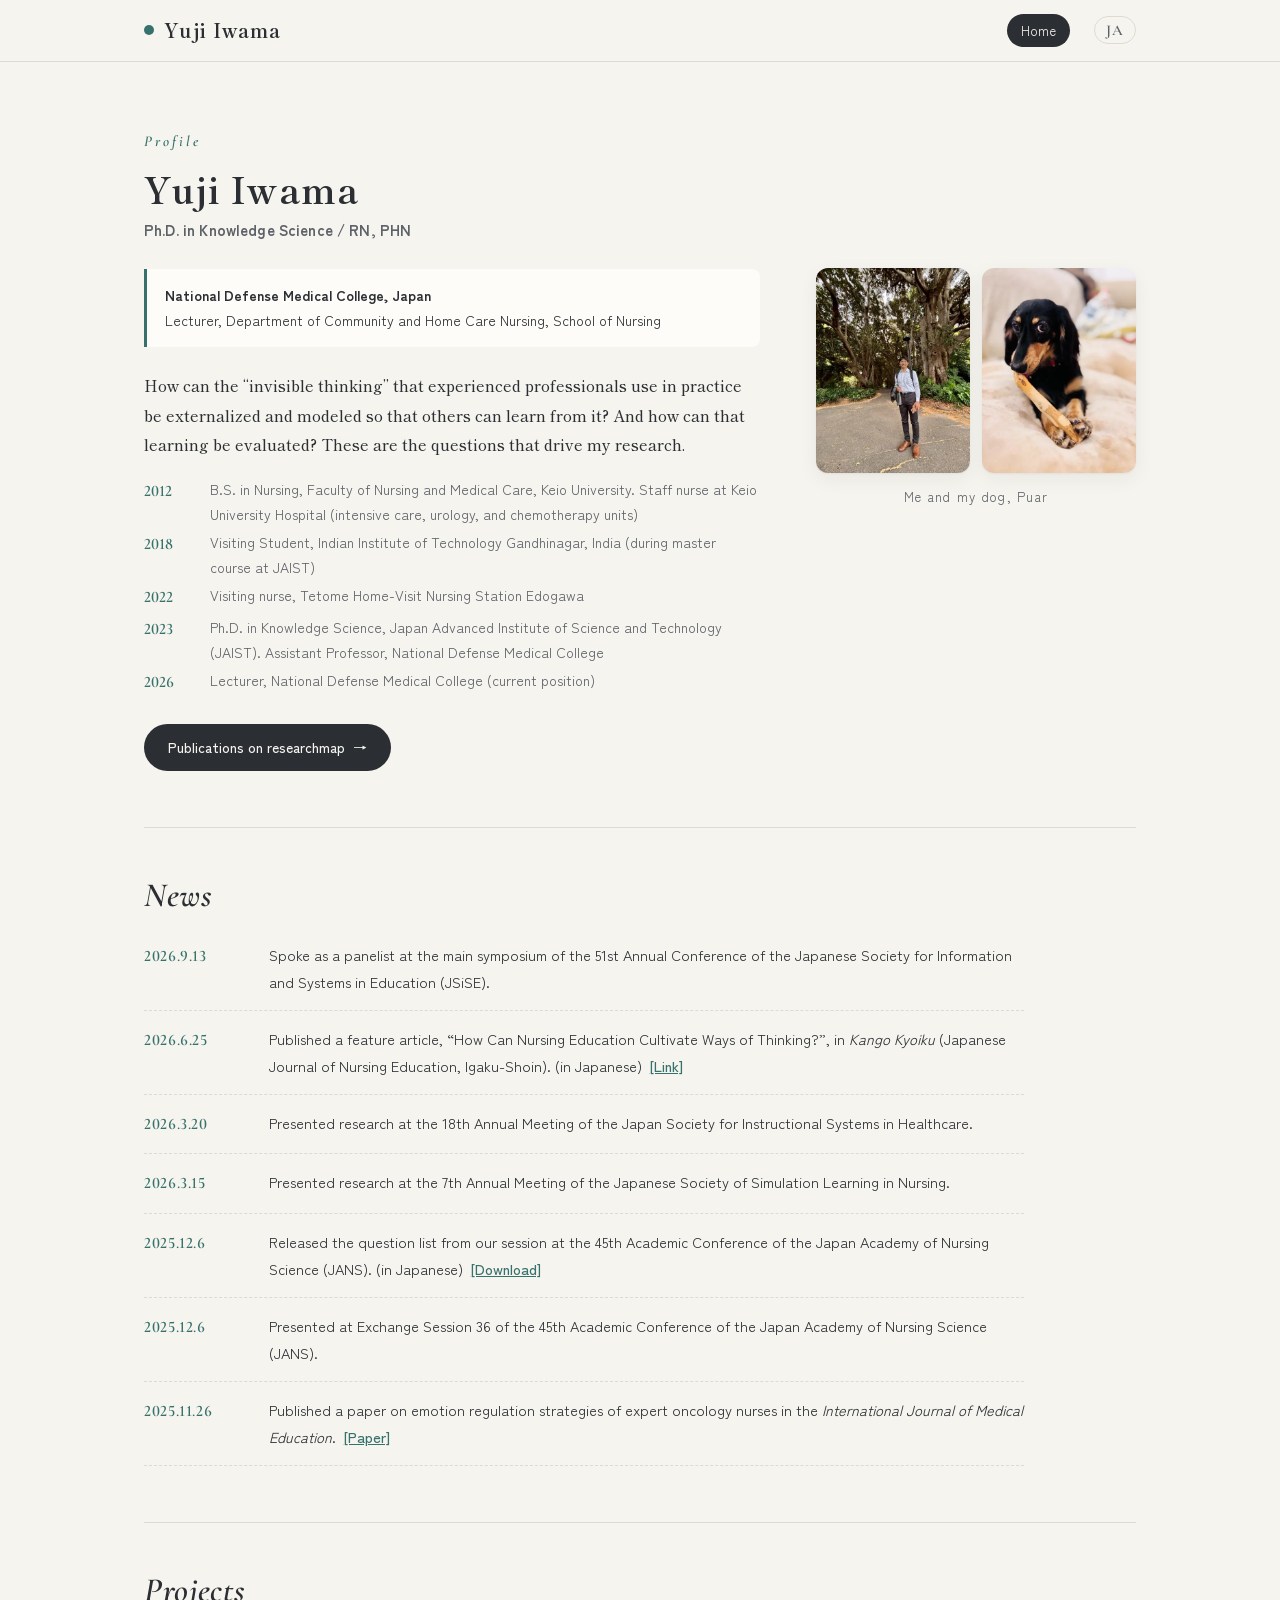
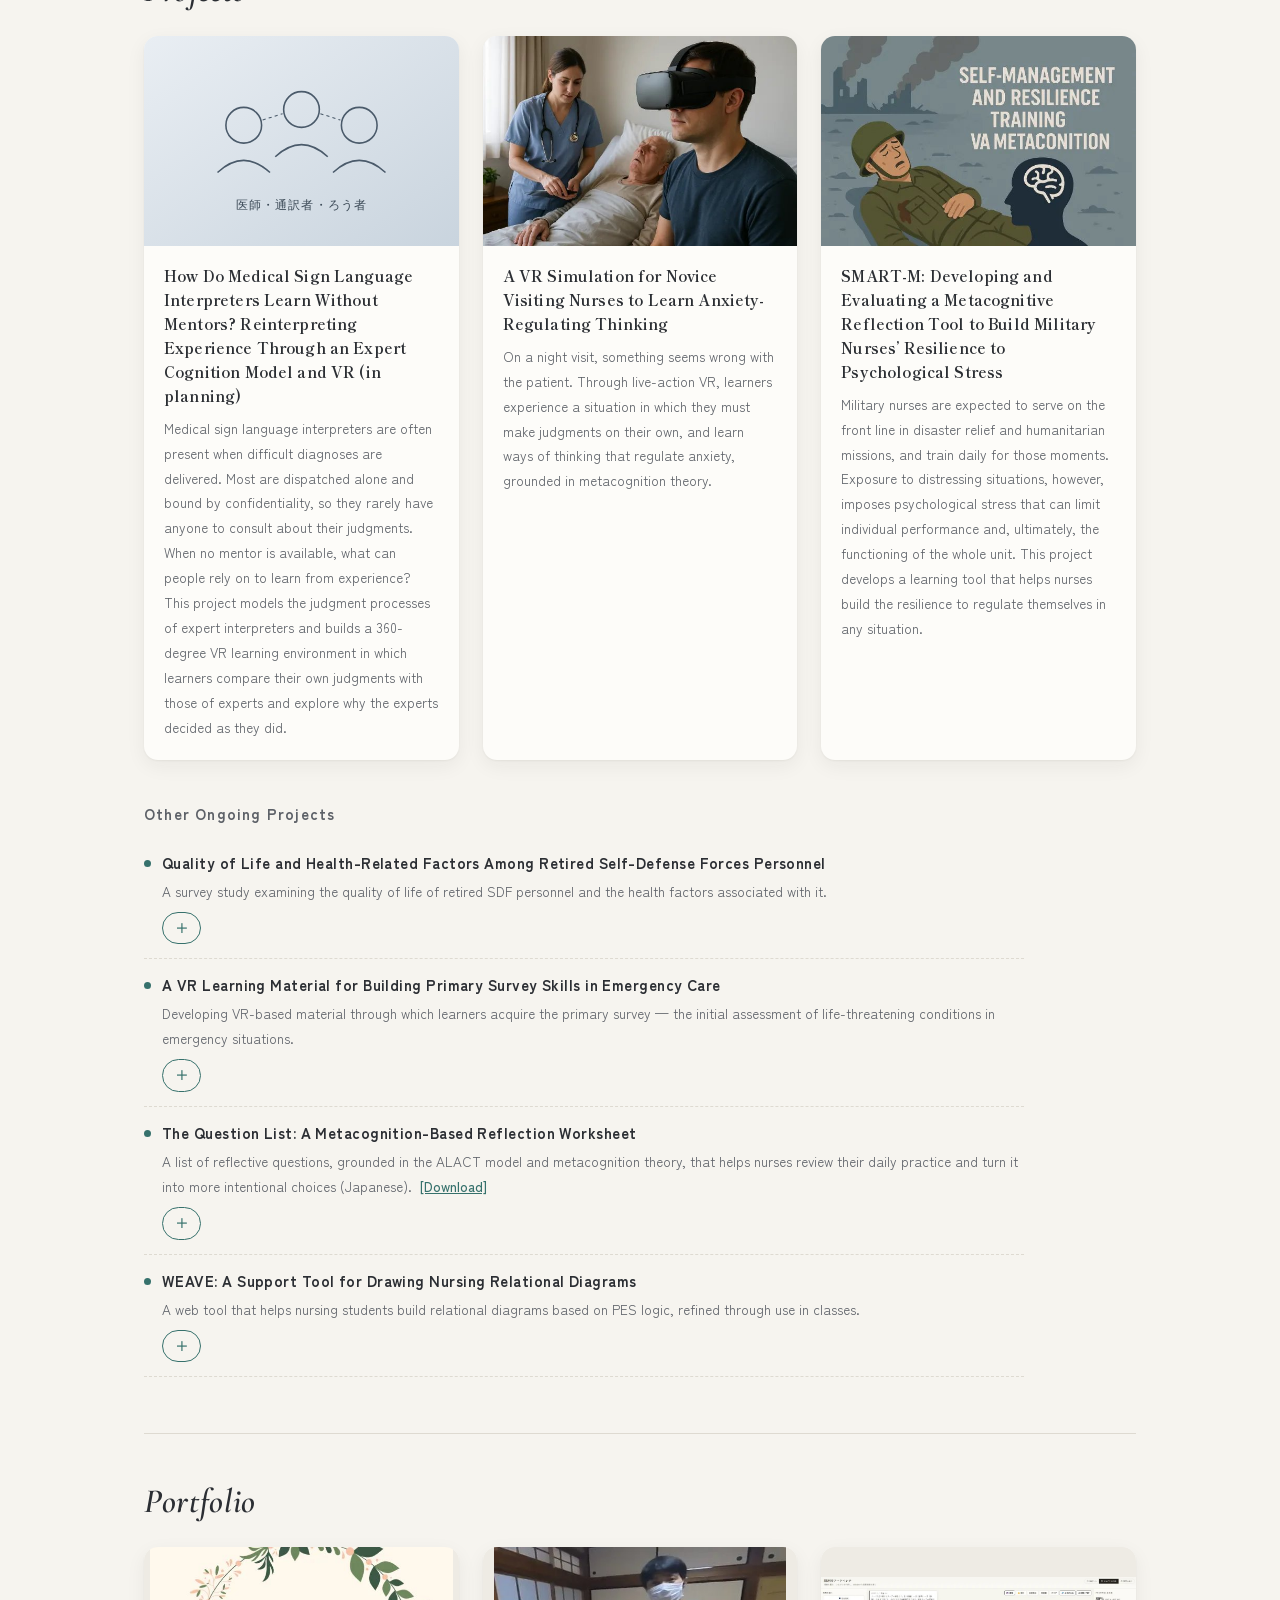
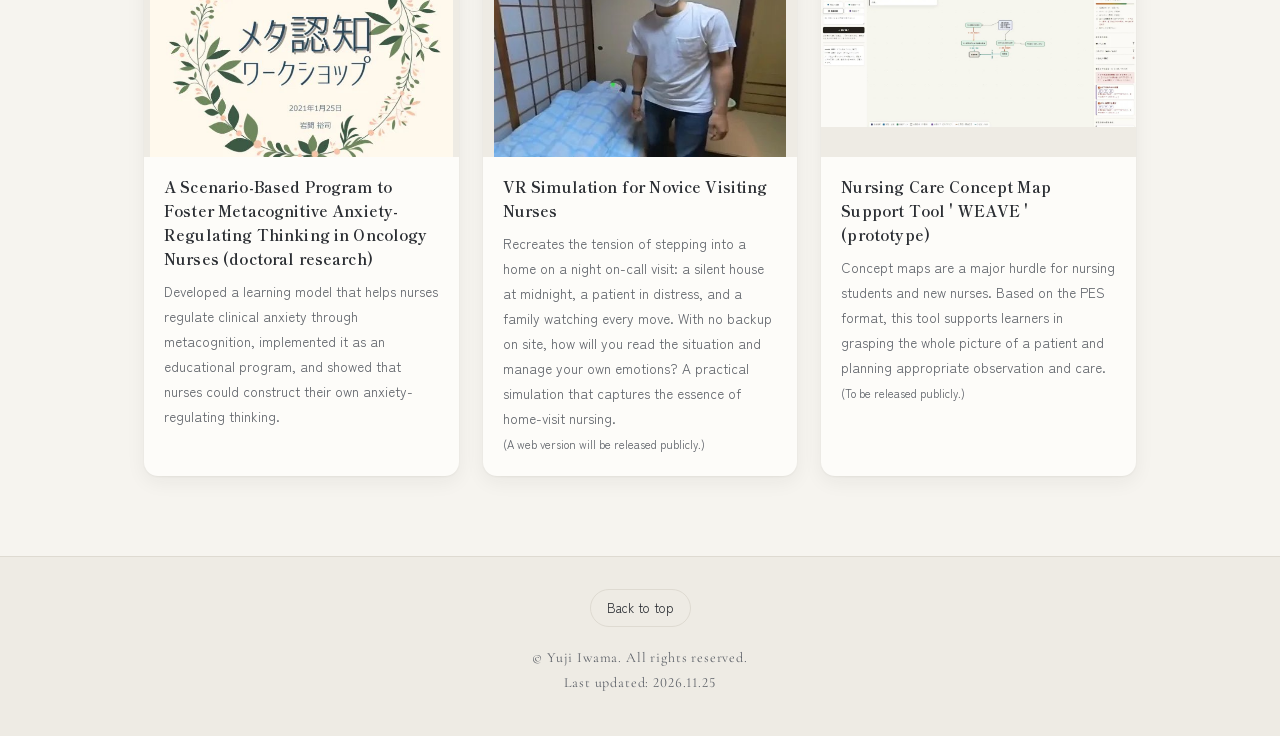
<file: en.html>
<!doctype html>
<html lang="en">
<head>
  <meta charset="utf-8">
  <meta name="viewport" content="width=device-width, initial-scale=1">
  <title>Yuji Iwama | Nursing Education &amp; Knowledge Science</title>
  <meta name="description" content="Yuji Iwama, Ph.D. — Lecturer in Community and Home Care Nursing, National Defense Medical College, Japan.">
  <meta property="og:title" content="Yuji Iwama">
  <meta property="og:description" content="Nursing education, metacognition, VR, and knowledge science.">
  <meta property="og:type" content="website">
  <meta property="og:site_name" content="Yuji Iwama">
  <meta property="og:url" content="https://yujiwa.pages.dev/en">
  <meta property="og:image" content="https://yujiwa.pages.dev/images/profile.jpg">
  <meta name="twitter:card" content="summary_large_image">
  <link rel="canonical" href="https://yujiwa.pages.dev/en">
  <link rel="alternate" hreflang="ja" href="https://yujiwa.pages.dev/">
  <link rel="alternate" hreflang="en" href="https://yujiwa.pages.dev/en">
  <link rel="alternate" hreflang="x-default" href="https://yujiwa.pages.dev/">
  <link rel="preconnect" href="https://fonts.googleapis.com">
  <link rel="preconnect" href="https://fonts.gstatic.com" crossorigin>
  <link rel="stylesheet" href="https://fonts.googleapis.com/css2?family=Cormorant+Garamond:ital,wght@0,500;0,600;1,500;1,600&family=Shippori+Mincho:wght@500;700&family=Zen+Kaku+Gothic+New:wght@400;500;700&display=swap">
  <link rel="stylesheet" href="style.css">
</head>
<body id="top">

  <header class="site-header">
    <div class="site-header__inner">
      <a class="site-title" href="en.html">Yuji Iwama</a>
      <nav class="gnav" aria-label="Site menu">
      <a href="en.html" aria-current="page">Home</a>
      </nav>
      <a class="lang" href="index.html" lang="ja" hreflang="ja" title="日本語">JA</a>
    </div>
  </header>

  <main class="wrap">

    <!-- ========== Profile (edit directly) ========== -->
    <section class="intro">
      <div class="profile">
        <span class="label">Profile</span>
        <h1 class="name">Yuji Iwama</h1>
        <p class="role">Ph.D. in Knowledge Science / RN, PHN</p>

        <p class="affil">
          <strong>National Defense Medical College, Japan</strong><br>
          Lecturer, Department of Community and Home Care Nursing, School of Nursing
        </p>

        <p class="interest">How can the “invisible thinking” that experienced professionals use in practice be externalized and modeled so that others can learn from it? And how can that learning be evaluated? These are the questions that drive my research.</p>

        <!-- Career: one line per year -->
        <ul class="career">
          <li><time>2012</time><span>B.S. in Nursing, Faculty of Nursing and Medical Care, Keio University. Staff nurse at Keio University Hospital (intensive care, urology, and chemotherapy units)</span></li>
          <li><time>2018</time><span>Visiting Student, Indian Institute of Technology Gandhinagar, India (during master course at JAIST)</span></li>
          <li><time>2022</time><span>Visiting nurse, Tetome Home-Visit Nursing Station Edogawa</span></li>
          <li><time>2023</time><span>Ph.D. in Knowledge Science, Japan Advanced Institute of Science and Technology (JAIST). Assistant Professor, National Defense Medical College</span></li>
          <li><time>2026</time><span>Lecturer, National Defense Medical College (current position)</span></li>
        </ul>

        <a class="btn" href="https://researchmap.jp/yujiwa?lang=en" target="_blank" rel="noopener">Publications on researchmap</a>
      </div>

      <figure class="photos">
        <img src="images/profile.jpg" alt="Yuji Iwama" width="450" height="600" fetchpriority="high">
        <img src="images/pooaru.jpg" alt="My dog, Pooaru" width="450" height="600">
        <figcaption>Me and my dog, Puar</figcaption>
      </figure>
    </section>

    <!-- ========== The sections below are edited in content-en.js ========== -->
    <section class="block">
      <div class="block-head"><h2>News</h2></div>
      <ul class="news" id="news-top"></ul>
    </section>

    <section class="block">
      <div class="block-head"><h2>Projects</h2></div>
      <div class="cards" id="projects"></div>
      <h3 class="list-head">Other Ongoing Projects</h3>
      <p class="list-lead" id="other-lead"></p>
      <ul class="project-list" id="other-projects"></ul>
    </section>

    <section class="block">
      <div class="block-head"><h2>Portfolio</h2></div>
      <div class="cards" id="portfolio"></div>
    </section>

  </main>

  <footer>
    <a class="top" href="#top">Back to top</a>
    <p>© Yuji Iwama. All rights reserved.</p>
    <p>Last updated: <span class="last-updated"></span></p>
  </footer>

  <script src="content-en.js"></script>
  <script src="render.js"></script>
</body>
</html>
</file>
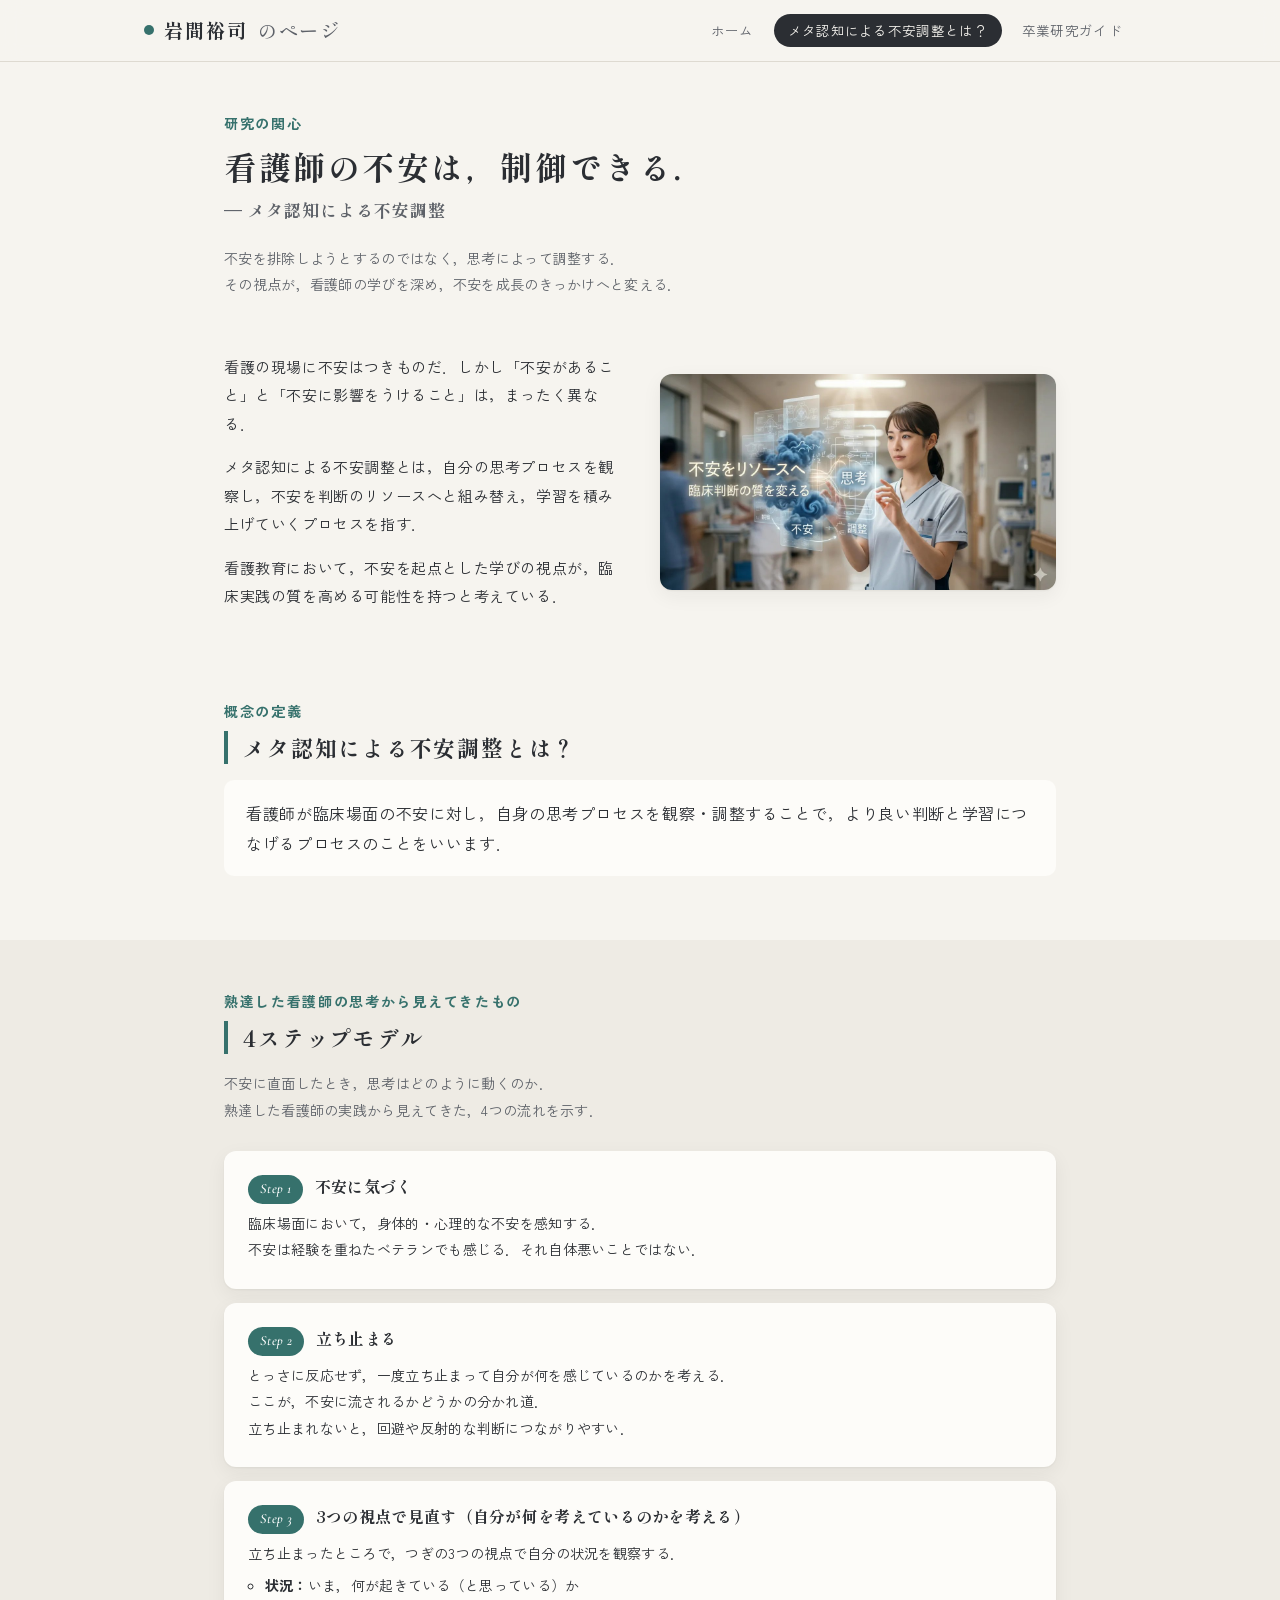
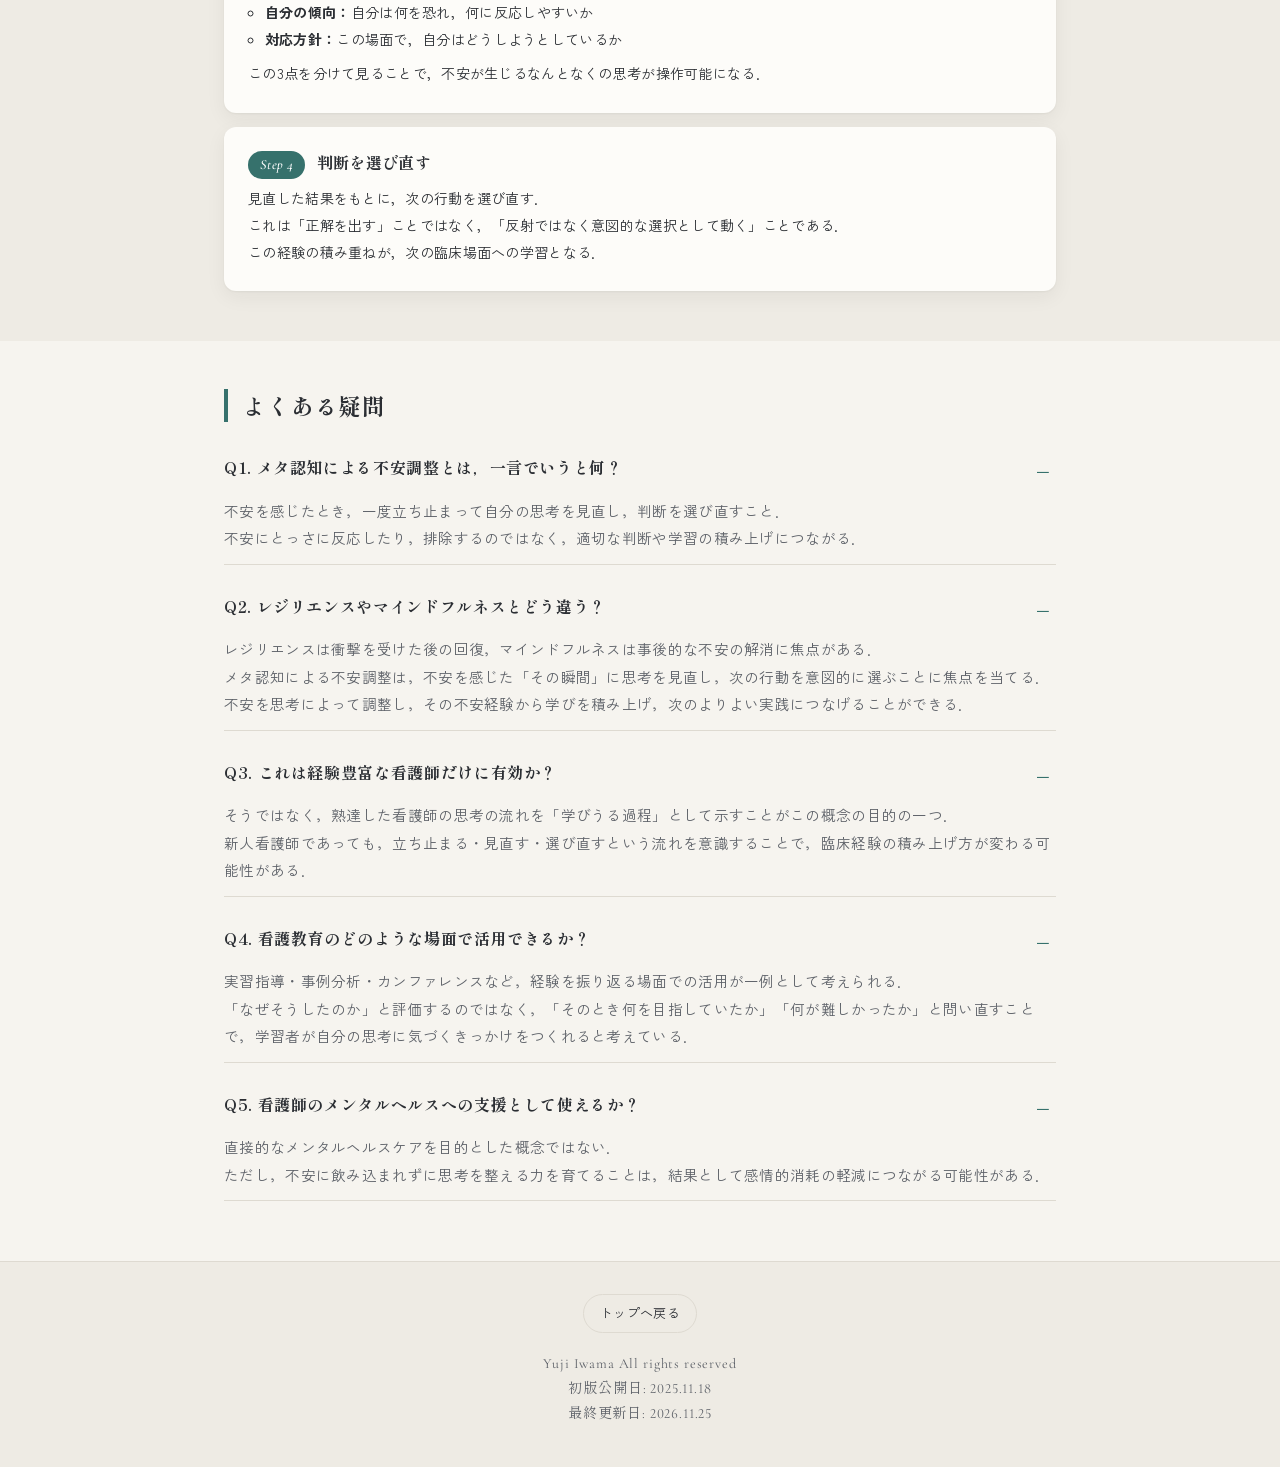
<file: metacognition.html>
<!doctype html>
<html lang="ja">
<head>
  <meta charset="utf-8">
  <meta name="viewport" content="width=device-width, initial-scale=1">
  <title>メタ認知による不安調整とは？ | 岩間裕司のページ</title>
  <meta name="description" content="看護師の不安は，制御できる．メタ認知による不安調整の考え方と4ステップモデル．">
  <meta property="og:title" content="メタ認知による不安調整とは？ | 岩間裕司のページ">
  <meta property="og:image" content="images/metacog-hero.jpg">
  <link rel="preconnect" href="https://fonts.googleapis.com">
  <link rel="preconnect" href="https://fonts.gstatic.com" crossorigin>
  <link rel="stylesheet" href="https://fonts.googleapis.com/css2?family=Cormorant+Garamond:ital,wght@0,500;0,600;1,500;1,600&family=Shippori+Mincho:wght@500;700&family=Zen+Kaku+Gothic+New:wght@400;500;700&display=swap">
  <link rel="stylesheet" href="style.css">
</head>
<body id="top">

  <header class="site-header">
    <div class="site-header__inner">
      <a class="site-title" href="index.html">岩間裕司<span>のページ</span></a>
      <nav class="gnav" aria-label="サイト内メニュー">
      <a href="index.html">ホーム</a>
      <a href="metacognition.html" aria-current="page">メタ認知による不安調整とは？</a>
      <a href="sotsuken/">卒業研究ガイド</a>
      </nav>
    </div>
  </header>

  <main class="wrap article">

    <!-- 研究の関心 -->
    <section class="a-sec">
      <p class="eyebrow">研究の関心</p>
      <h2 class="lead">看護師の不安は，制御できる．</h2>
      <p class="lead-sub">― メタ認知による不安調整</p>
      <p class="small">不安を排除しようとするのではなく，思考によって調整する．<br>
        その視点が，看護師の学びを深め，不安を成長のきっかけへと変える．</p>

      <div class="split">
        <div>
          <p>看護の現場に不安はつきものだ．しかし「不安があること」と「不安に影響をうけること」は，まったく異なる．</p>
          <p>メタ認知による不安調整とは，自分の思考プロセスを観察し，不安を判断のリソースへと組み替え，学習を積み上げていくプロセスを指す．</p>
          <p>看護教育において，不安を起点とした学びの視点が，臨床実践の質を高める可能性を持つと考えている．</p>
        </div>
        <img src="images/metacog-hero.jpg" alt="不安をリソースへ" width="1200" height="654">
      </div>
    </section>

    <!-- 概念の定義 -->
    <section class="a-sec">
      <p class="eyebrow">概念の定義</p>
      <h2 class="title">メタ認知による不安調整とは？</h2>
      <p class="def">看護師が臨床場面の不安に対し，自身の思考プロセスを観察・調整することで，より良い判断と学習につなげるプロセスのことをいいます．</p>
    </section>
  </main>

  <!-- 4ステップモデル（グレー背景） -->
  <section class="steps-band">
    <div class="wrap article">
      <p class="eyebrow">熟達した看護師の思考から見えてきたもの</p>
      <h2 class="title">4ステップモデル</h2>
      <p class="small">不安に直面したとき，思考はどのように動くのか．<br>
        熟達した看護師の実践から見えてきた，4つの流れを示す．</p>

      <ol class="steps">
        <li>
          <h3><span>Step 1</span>不安に気づく</h3>
          <p>臨床場面において，身体的・心理的な不安を感知する．<br>
            不安は経験を重ねたベテランでも感じる．それ自体悪いことではない．</p>
        </li>
        <li>
          <h3><span>Step 2</span>立ち止まる</h3>
          <p>とっさに反応せず，一度立ち止まって自分が何を感じているのかを考える．<br>
            ここが，不安に流されるかどうかの分かれ道．<br>
            立ち止まれないと，回避や反射的な判断につながりやすい．</p>
        </li>
        <li>
          <h3><span>Step 3</span>3つの視点で見直す（自分が何を考えているのかを考える）</h3>
          <p>立ち止まったところで，つぎの3つの視点で自分の状況を観察する．</p>
          <ul>
            <li><b>状況：</b>いま，何が起きている（と思っている）か</li>
            <li><b>自分の傾向：</b>自分は何を恐れ，何に反応しやすいか</li>
            <li><b>対応方針：</b>この場面で，自分はどうしようとしているか</li>
          </ul>
          <p>この3点を分けて見ることで，不安が生じるなんとなくの思考が操作可能になる．</p>
        </li>
        <li>
          <h3><span>Step 4</span>判断を選び直す</h3>
          <p>見直した結果をもとに，次の行動を選び直す．<br>
            これは「正解を出す」ことではなく，「反射ではなく意図的な選択として動く」ことである．<br>
            この経験の積み重ねが，次の臨床場面への学習となる．</p>
        </li>
      </ol>
    </div>
  </section>

  <!-- FAQ（クリックで開閉） -->
  <main class="wrap article">
    <section class="a-sec">
      <h2 class="title">よくある疑問</h2>

      <div class="faq">
        <details open>
          <summary>Q1. メタ認知による不安調整とは，一言でいうと何？</summary>
          <p>不安を感じたとき，一度立ち止まって自分の思考を見直し，判断を選び直すこと．<br>
            不安にとっさに反応したり，排除するのではなく，適切な判断や学習の積み上げにつながる．</p>
        </details>
        <details open>
          <summary>Q2. レジリエンスやマインドフルネスとどう違う？</summary>
          <p>レジリエンスは衝撃を受けた後の回復，マインドフルネスは事後的な不安の解消に焦点がある．<br>
            メタ認知による不安調整は，不安を感じた「その瞬間」に思考を見直し，次の行動を意図的に選ぶことに焦点を当てる．<br>
            不安を思考によって調整し，その不安経験から学びを積み上げ，次のよりよい実践につなげることができる．</p>
        </details>
        <details open>
          <summary>Q3. これは経験豊富な看護師だけに有効か？</summary>
          <p>そうではなく，熟達した看護師の思考の流れを「学びうる過程」として示すことがこの概念の目的の一つ．<br>
            新人看護師であっても，立ち止まる・見直す・選び直すという流れを意識することで，臨床経験の積み上げ方が変わる可能性がある．</p>
        </details>
        <details open>
          <summary>Q4. 看護教育のどのような場面で活用できるか？</summary>
          <p>実習指導・事例分析・カンファレンスなど，経験を振り返る場面での活用が一例として考えられる．<br>
            「なぜそうしたのか」と評価するのではなく，「そのとき何を目指していたか」「何が難しかったか」と問い直すことで，学習者が自分の思考に気づくきっかけをつくれると考えている．</p>
        </details>
        <details open>
          <summary>Q5. 看護師のメンタルヘルスへの支援として使えるか？</summary>
          <p>直接的なメンタルヘルスケアを目的とした概念ではない．<br>
            ただし，不安に飲み込まれずに思考を整える力を育てることは，結果として感情的消耗の軽減につながる可能性がある．</p>
        </details>
      </div>
    </section>
  </main>

  <footer>
    <a class="top" href="#top">トップへ戻る</a>
    <p>Yuji Iwama All rights reserved</p>
    <p>初版公開日: 2025.11.18</p>
    <p>最終更新日: <span class="last-updated"></span></p>
  </footer>

  <script src="content.js"></script>
  <script src="render.js"></script>
</body>
</html>
</file>
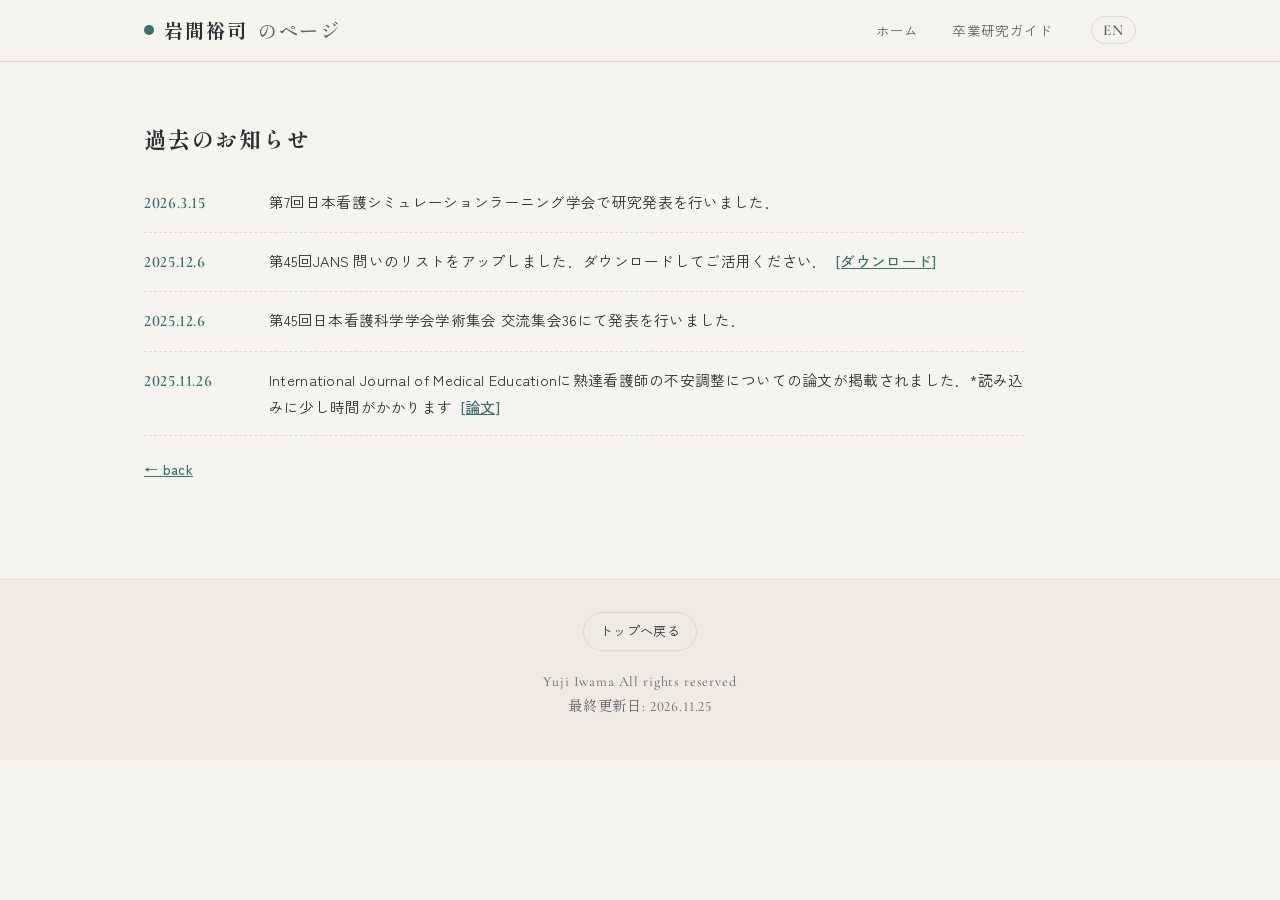
<file: news.html>
<!doctype html>
<html lang="ja">
<head>
  <meta charset="utf-8">
  <meta name="viewport" content="width=device-width, initial-scale=1">
  <title>過去のお知らせ | 岩間裕司のページ</title>
  <link rel="preconnect" href="https://fonts.googleapis.com">
  <link rel="preconnect" href="https://fonts.gstatic.com" crossorigin>
  <link rel="stylesheet" href="https://fonts.googleapis.com/css2?family=Cormorant+Garamond:ital,wght@0,500;0,600;1,500;1,600&family=Shippori+Mincho:wght@500;700&family=Zen+Kaku+Gothic+New:wght@400;500;700&display=swap">
  <link rel="stylesheet" href="style.css">
</head>
<body id="top">

  <header class="site-header">
    <div class="site-header__inner">
      <a class="site-title" href="index.html">岩間裕司<span>のページ</span></a>
      <nav class="gnav" aria-label="サイト内メニュー">
      <a href="index.html">ホーム</a>
      <!-- <a href="metacognition.html">メタ認知による不安調整とは？</a> -->
      <a href="sotsuken/">卒業研究ガイド</a>
      </nav>
      <a class="lang" href="en.html" lang="en" hreflang="en" title="English">EN</a>
    </div>
  </header>

  <main class="wrap">
    <div class="page">
      <h2>過去のお知らせ</h2>
      <ul class="news" id="news-past"></ul>
      <a class="more" href="index.html">back</a>
    </div>
  </main>

  <footer>
    <a class="top" href="#top">トップへ戻る</a>
    <p>Yuji Iwama All rights reserved</p>
    <p>最終更新日: <span class="last-updated"></span></p>
  </footer>

  <script src="content.js"></script>
  <script src="render.js"></script>
</body>
</html>
</file>
<file: style.css>
/* フォント：日本語は Shippori Mincho（明朝）と Zen Kaku Gothic New（ゴシック），
   英字見出しは Cormorant Garamond．いずれも各HTMLの <head> で Google Fonts から読み込み */

/* =========================================================
   色とサイズ（ここを変えれば全体の雰囲気が変わります）
   ========================================================= */
:root {
  --bg: #f6f4ef;        /* 背景：真っ白ではなく、少し温かい生成り色 */
  --surface: #fdfcf9;   /* カードなど一段明るい面 */
  --band: #eeebe4;      /* 帯状の背景（解説ページの4ステップ等） */
  --ink: #2b2e33;       /* 本文の文字色（真っ黒より柔らかい墨色） */
  --sub: #5d6168;       /* 補足の文字色 */
  --line: #dedad1;      /* 罫線 */
  --acc: #36716c;       /* 差し色（青緑．背景との明暗差が足りるよう少し濃く） */
  --acc-soft: #e3eeec;
  --shadow: 0 1px 2px rgba(40, 36, 28, .05), 0 6px 20px rgba(40, 36, 28, .06);
  --max: 1040px;        /* ヘッダー・カード並びの最大幅 */
  --read: 720px;        /* 読み物の行の最大幅 */
  --serif: "Shippori Mincho", "Hiragino Mincho ProN", "Yu Mincho", "YuMincho", serif;   /* 見出し（明朝） */
  --sans: "Zen Kaku Gothic New", "Hiragino Sans", "Hiragino Kaku Gothic ProN", "Yu Gothic Medium", "YuGothic", "Meiryo", sans-serif;  /* 本文（ゴシック） */
  --latin: "Cormorant Garamond", "Shippori Mincho", "Hiragino Mincho ProN", "Yu Mincho", serif;  /* 英字見出し・日付 */
}

/* 端末がダークモードのときは自動で暗い配色に */
@media (prefers-color-scheme: dark) {
  :root {
    --bg: #1d1f22;
    --surface: #25282c;
    --band: #222528;
    --ink: #e4e2dd;
    --sub: #a9adb3;
    --line: #3a3e43;
    --acc: #7fbdb6;
    --acc-soft: #2a3836;
    --shadow: 0 1px 2px rgba(0, 0, 0, .3), 0 6px 20px rgba(0, 0, 0, .25);
  }
}

* { box-sizing: border-box; }
html { scroll-behavior: smooth; scroll-padding-top: 80px; }
@media (prefers-reduced-motion: reduce) { html { scroll-behavior: auto; } * { transition: none !important; } }
body {
  margin: 0;
  background: var(--bg);
  color: var(--ink);
  font-family: var(--sans);
  font-size: 15px;
  line-height: 1.9;
  letter-spacing: .02em;
  -webkit-font-smoothing: antialiased;
  overflow-x: clip;
}
img { max-width: 100%; height: auto; display: block; }
[hidden] { display: none !important; }
a { color: inherit; }
:focus-visible { outline: 3px solid var(--acc); outline-offset: 2px; }

.wrap { max-width: var(--max); margin: 0 auto; padding: 0 24px; }

/* =========================================================
   ヘッダー（サイト名＋ナビを1本のバーに）
   ========================================================= */
.site-header {
  position: sticky; top: 0; z-index: 10;
  background: color-mix(in srgb, var(--bg) 88%, transparent);
  -webkit-backdrop-filter: blur(10px); backdrop-filter: blur(10px);
  border-bottom: 1px solid var(--line);
}
.site-header__inner {
  max-width: var(--max); margin: 0 auto; padding: 14px 24px;
  display: flex; align-items: center; justify-content: space-between; gap: 24px;
}
.site-title {
  text-decoration: none; font-weight: 700; font-size: 19px; letter-spacing: .1em; line-height: 1.4;
  display: flex; align-items: center; gap: 10px; white-space: nowrap;
}
.site-title::before {
  content: ""; width: 10px; height: 10px; border-radius: 50%; background: var(--acc); flex: none;
}
.site-title span { color: var(--sub); font-weight: 500; }

.gnav { display: flex; gap: 6px; font-size: 13.5px; line-height: 1.4; }
.gnav a {
  text-decoration: none; padding: 7px 14px; border-radius: 999px; white-space: nowrap;
  color: var(--sub); transition: background .2s, color .2s;
}
.gnav a:hover { background: var(--acc-soft); color: var(--ink); }
.gnav a[aria-current="page"] { background: var(--ink); color: var(--bg); }

/* 言語切り替え（右端の小さなボタン） */
.site-header__inner { position: relative; }
.gnav { margin-left: auto; }
.lang {
  flex: none; text-decoration: none; font-family: var(--latin); font-weight: 600; font-size: 15px;
  letter-spacing: .08em; line-height: 1; color: var(--sub);
  border: 1px solid var(--line); border-radius: 999px; padding: 6px 11px 5px;
  transition: color .2s, border-color .2s;
}
.lang:hover { color: var(--ink); border-color: var(--sub); }

/* =========================================================
   プロフィール（文章と写真を横並び）
   ========================================================= */
.intro {
  display: grid; grid-template-columns: minmax(0, 1fr) 320px; gap: 56px; align-items: start;
  padding: 64px 0 56px;
}
.label {
  display: inline-block; font-family: var(--latin); font-weight: 600; font-size: 15px;
  letter-spacing: .2em; font-style: italic; color: var(--acc); margin-bottom: 10px;
}
.intro .name { margin: 0 0 4px; font-size: clamp(28px, 4vw, 36px); font-weight: 700; letter-spacing: .12em; line-height: 1.3; }
.intro .role { margin: 0 0 24px; font-size: 15px; font-weight: 700; color: var(--sub); letter-spacing: .06em; }
.intro .affil {
  margin: 0 0 24px; padding: 14px 18px; border-left: 3px solid var(--acc);
  background: var(--surface); border-radius: 0 8px 8px 0; font-size: 14px; line-height: 1.8;
}
.intro .affil strong { font-weight: 700; }
.intro .affil .kw { display: block; margin-top: 4px; color: var(--sub); font-size: 13px; }
.intro p { margin: 0 0 16px; max-width: var(--read); }
.intro .interest { font-size: 15.5px; font-weight: 500; }
.intro .hobby { font-size: 14px; color: var(--sub); }

/* 経歴（年＋できごと） */
.career { list-style: none; margin: 0 0 18px; padding: 0; font-size: 14px; color: var(--sub); max-width: var(--read); }
.career li { display: grid; grid-template-columns: 4em 1fr; gap: 10px; line-height: 1.75; padding: 2px 0; }
.career time { font-family: var(--latin); font-weight: 600; font-size: 16px; color: var(--acc); font-variant-numeric: lining-nums; }

.btn {
  display: inline-flex; align-items: center; gap: 8px; margin-top: 8px;
  background: var(--ink); color: var(--bg); text-decoration: none;
  font-size: 14px; font-weight: 500; padding: 10px 24px; border-radius: 999px; transition: opacity .2s;
}
.btn::after { content: "→"; }
.btn:hover { opacity: .8; }

.photos { margin: 0; display: grid; grid-template-columns: 1fr 1fr; gap: 12px; }
.photos img {
  width: 100%; aspect-ratio: 3/4; object-fit: cover; border-radius: 12px; box-shadow: var(--shadow);
}
.photos figcaption { grid-column: 1 / -1; text-align: center; font-size: 13px; color: var(--sub); letter-spacing: .1em; }

/* =========================================================
   セクション共通
   ========================================================= */
section.block { border-top: 1px solid var(--line); padding: 48px 0 56px; }
.block-head { display: flex; align-items: baseline; gap: 14px; margin-bottom: 24px; }
.block h2 { font-family: var(--latin); font-weight: 600; font-style: italic; font-size: 34px; margin: 0; line-height: 1.2; letter-spacing: .02em; }
.block .sub { font-size: 13px; font-weight: 700; color: var(--sub); margin: 0; letter-spacing: .1em; }

/* お知らせ */
.news { list-style: none; margin: 0; padding: 0; font-size: 14.5px; max-width: 880px; }
.news li {
  display: grid; grid-template-columns: 7.5em 1fr; gap: 16px;
  padding: 14px 0; border-bottom: 1px dashed var(--line);
}
.news li:first-child { padding-top: 0; }
.news time { font-family: var(--latin); font-size: 16px; font-weight: 600; color: var(--acc); letter-spacing: .04em; font-variant-numeric: lining-nums; }
.news-link { margin-left: 4px; color: var(--acc); font-weight: 500; }
.more { display: inline-block; margin-top: 20px; font-size: 14px; color: var(--acc); font-weight: 500; }
.more::after { content: " →"; }

/* カード（研究テーマ・成果物） */
.cards { display: grid; grid-template-columns: repeat(auto-fill, minmax(280px, 1fr)); gap: 24px; }
.card {
  background: var(--surface); border-radius: 14px; overflow: hidden; box-shadow: var(--shadow);
  display: flex; flex-direction: column; padding-bottom: 20px;
}
.card img { width: 100%; aspect-ratio: 3/2; object-fit: cover; }
.card h3 { font-size: 15px; margin: 18px 20px 8px; line-height: 1.6; letter-spacing: .03em; }
.card p { font-size: 13.5px; color: var(--sub); margin: 0 20px; line-height: 1.85; }
#portfolio .card img { object-fit: contain; background: var(--band); }
.card h3 a { text-decoration: none; }
.card h3 a:hover { text-decoration: underline; }
.card a img { transition: opacity .2s; }
.card a:hover img { opacity: .85; }
.card .card-link { margin-top: auto; padding-top: 12px; font-size: 13.5px; font-weight: 700; color: var(--acc); }

/* 写真なしの進行中プロジェクト一覧 */
.list-head { font-size: 15px; letter-spacing: .08em; margin: 40px 0 8px; color: var(--sub); }
.project-list { list-style: none; margin: 0; padding: 0; max-width: 880px; }
.project-list li { padding: 14px 0 14px 18px; border-bottom: 1px dashed var(--line); position: relative; }
.project-list li::before {
  content: ""; position: absolute; left: 0; top: 23px; width: 7px; height: 7px; border-radius: 50%; background: var(--acc);
}
.project-list h3 { font-size: 15px; margin: 0 0 4px; line-height: 1.6; letter-spacing: .03em; }
.project-list p { font-size: 13.5px; color: var(--sub); margin: 0; line-height: 1.85; }
.list-lead { font-size: 14px; margin: 0 0 8px; max-width: 880px; line-height: 1.9; }
.thought { margin-top: 8px; }
.thought summary {
  display: inline-block; cursor: pointer; list-style: none; font-size: 13px; font-weight: 700; color: var(--acc);
  padding: 3px 12px; border: 1px solid var(--acc); border-radius: 999px; transition: background .2s;
}
.thought summary::-webkit-details-marker { display: none; }
.thought summary::before { content: "＋ "; }
.thought[open] summary::before { content: "－ "; }
.thought summary:hover { background: var(--acc-soft); }
.thought p {
  margin-top: 10px; padding: 12px 16px; background: var(--surface); border-left: 3px solid var(--acc);
  border-radius: 0 8px 8px 0; color: var(--ink); font-size: 14px;
}

/* =========================================================
   フッター
   ========================================================= */
footer {
  margin-top: 24px; border-top: 1px solid var(--line); background: var(--band);
  text-align: center; padding: 32px 20px 40px; color: var(--sub);
}
footer .top {
  font-size: 13px; text-decoration: none; display: inline-block; margin-bottom: 18px;
  padding: 6px 16px; border: 1px solid var(--line); border-radius: 999px; color: var(--ink);
}
footer .top:hover { background: var(--surface); }
footer p { margin: 0; font-family: var(--latin); letter-spacing: .06em; font-size: 14px; line-height: 1.8; font-variant-numeric: lining-nums; }

/* =========================================================
   過去のお知らせページ
   ========================================================= */
.page { padding: 56px 0 72px; min-height: 50vh; }
.page h2 { font-size: 22px; margin: 0 0 28px; letter-spacing: .08em; }
.page .more::after { content: ""; }
.page .more::before { content: "← "; }

/* =========================================================
   解説ページ（メタ認知による不安調整とは？）
   ========================================================= */
.article { max-width: 880px; }
.a-sec { padding: 48px 0 24px; }
.eyebrow { font-size: 14px; color: var(--acc); font-weight: 700; letter-spacing: .12em; margin: 0 0 6px; }
.lead { font-size: clamp(24px, 3.4vw, 32px); margin: 0; letter-spacing: .08em; line-height: 1.5; }
.lead-sub { font-size: 17px; font-weight: 700; margin: 4px 0 18px; letter-spacing: .06em; color: var(--sub); }
.title { font-size: 22px; margin: 0 0 16px; letter-spacing: .08em; padding-left: .7em; border-left: 4px solid var(--acc); line-height: 1.5; }
.small { font-size: 14px; color: var(--sub); }
.split { display: grid; grid-template-columns: 1fr 1fr; gap: 40px; align-items: center; margin-top: 40px; }
.split p { font-size: 15px; letter-spacing: .04em; }
.split img { border-radius: 12px; width: 100%; box-shadow: var(--shadow); }
.def { font-size: 16px; letter-spacing: .04em; background: var(--surface); padding: 18px 22px; border-radius: 10px; }

.steps-band { background: var(--band); padding: 48px 0 36px; margin-top: 24px; }
.steps { list-style: none; padding: 0; margin: 28px 0 0; counter-reset: s; }
.steps > li { background: var(--surface); border-radius: 12px; padding: 20px 24px; margin-bottom: 14px; box-shadow: var(--shadow); }
.steps h3 { font-size: 16px; margin: 0 0 6px; display: flex; gap: 12px; align-items: baseline; flex-wrap: wrap; }
.steps h3 span { font-family: var(--latin); font-size: 14px; font-style: italic; background: var(--acc); color: #fff; padding: 1px 12px; border-radius: 20px; font-weight: 500; }
.steps p { font-size: 14px; margin: 0 0 6px; }
.steps ul { font-size: 14px; margin: 4px 0 8px; padding-left: 1.2em; }

.faq details { border-bottom: 1px solid var(--line); padding: 4px 0 12px; margin-bottom: 12px; }
.faq summary {
  list-style: none; cursor: pointer; font-weight: 700; font-size: 16px; padding: 10px 36px 10px 0;
  position: relative; letter-spacing: .04em;
}
.faq summary::-webkit-details-marker { display: none; }
.faq summary::after { content: "+"; position: absolute; right: 4px; top: 8px; font-weight: 400; font-size: 22px; color: var(--acc); }
.faq details[open] summary::after { content: "−"; }
.faq details p { font-size: 14.5px; margin: 4px 0 0; color: var(--sub); }

/* ===== 字体の割り当て ===== */
.site-title, .intro .name, .intro .interest, .card h3, .page h2,
.lead, .lead-sub, .title, .steps h3, .faq summary { font-family: var(--serif); }

/* 英語版の調整 */
html[lang="en"] .intro .name { letter-spacing: .03em; }
html[lang="en"] .site-title { letter-spacing: .04em; }
html[lang="en"] .intro .role, html[lang="en"] .card h3 { letter-spacing: .01em; }
html[lang="en"] body { letter-spacing: 0; }

/* 写真は所属ボックスの高さから始める（PCのみ） */
@media (min-width: 861px) { .photos { margin-top: 142px; } }

/* =========================================================
   タブレット・スマホ
   ========================================================= */
@media (max-width: 860px) {
  .intro { grid-template-columns: 1fr; gap: 32px; padding: 40px 0 40px; }
  .photos { order: -1; max-width: 440px; }
}

@media (max-width: 640px) {
  body { font-size: 15px; }
  .wrap { padding: 0 18px; }
  .site-header__inner { flex-direction: column; align-items: stretch; gap: 8px; padding: 10px 18px 8px; }
  .site-title { font-size: 17px; }
  .lang { position: absolute; top: 9px; right: 18px; font-size: 14px; padding: 5px 10px 4px; }
  .gnav { overflow-x: auto; margin: 0 -18px; padding: 0 18px 2px; scrollbar-width: none; }
  .gnav::-webkit-scrollbar { display: none; }
  .gnav a { padding: 6px 12px; font-size: 13px; }
  .intro { padding-top: 28px; }
  .intro .affil { font-size: 13.5px; }
  section.block { padding: 36px 0 40px; }
  .block h2 { font-size: 28px; }
  .news li { grid-template-columns: 1fr; gap: 2px; }
  .cards { grid-template-columns: 1fr; gap: 20px; }
  .split { grid-template-columns: 1fr; gap: 20px; }
  .a-sec { padding: 36px 0 16px; }
  .title { font-size: 20px; }
  .steps > li { padding: 16px 18px; }
}
</file>
